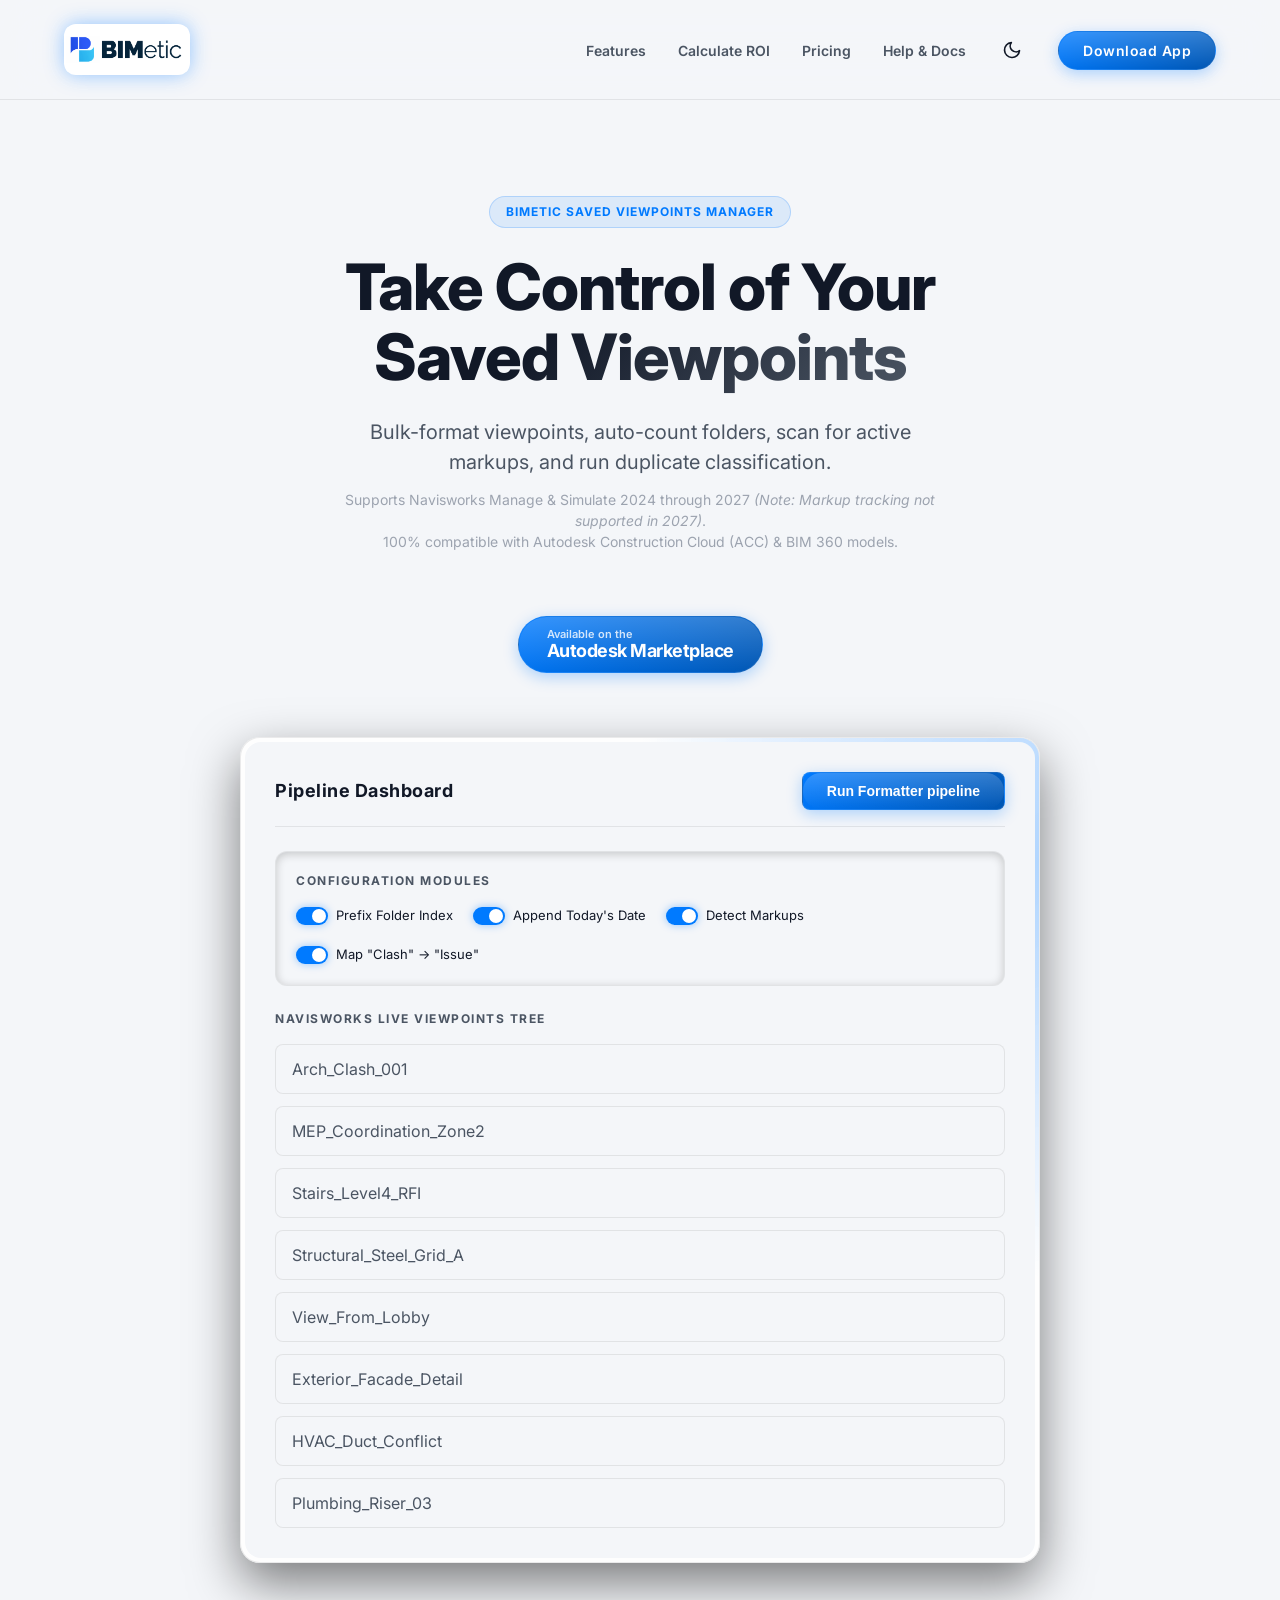
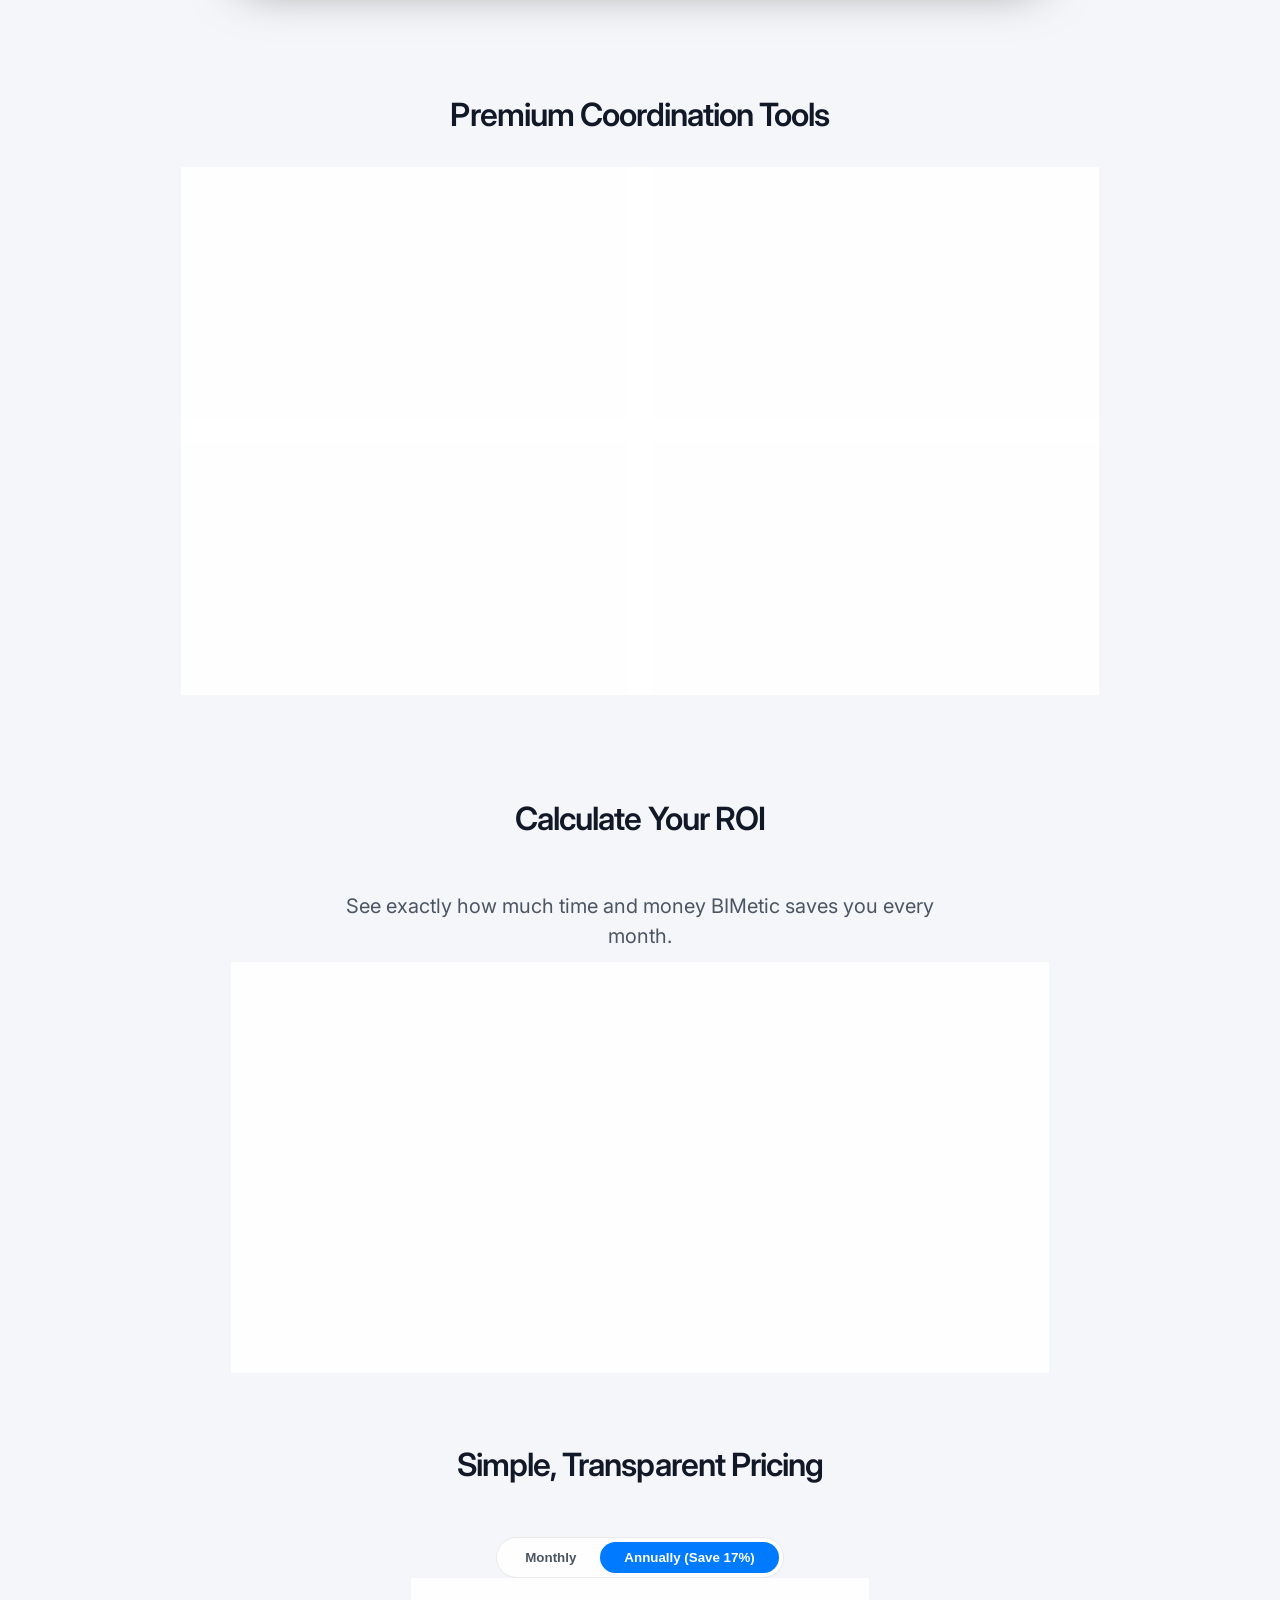
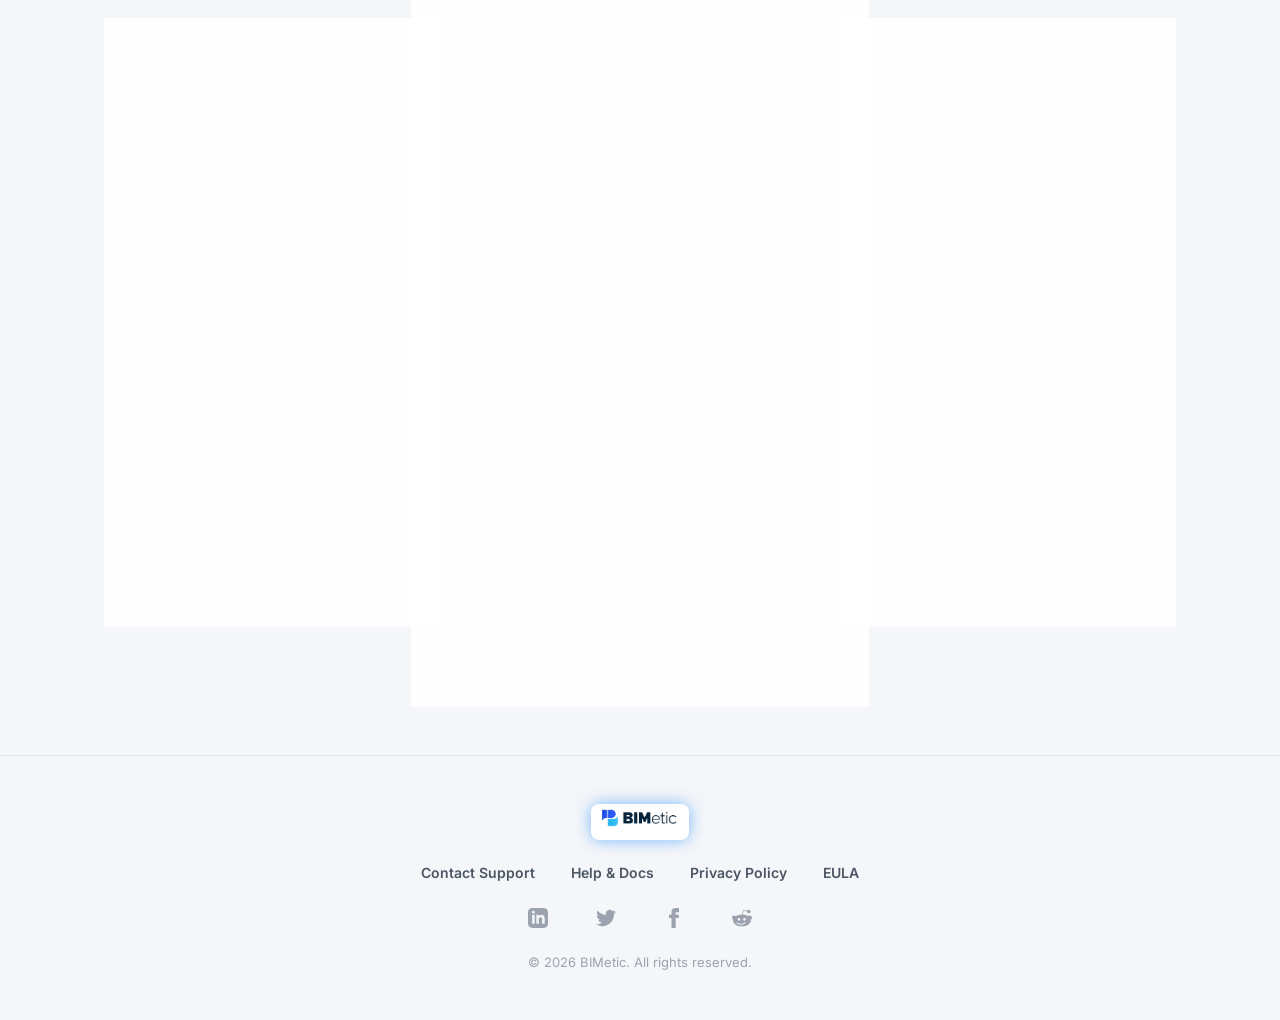
<file: index.html>
<!DOCTYPE html>
<html lang="en">
<head>
    <meta charset="UTF-8">
    <meta name="viewport" content="width=device-width, initial-scale=1.0">
    <title>BIMetic | Saved Viewpoints Manager</title>
    <link rel="icon" type="image/png" href="icon.png">
    
    <!-- Open Graph / Social SEO Meta Tags -->
    <meta property="og:title" content="BIMetic | Saved Viewpoints Manager for Navisworks">
    <meta property="og:description" content="Premium, high-performance plugin to bulk-format, auto-count, and intelligently classify duplicate viewpoints in massive Navisworks federated models.">
    <meta property="og:image" content="logo.png">
    <meta property="og:type" content="website">
    <meta name="twitter:card" content="summary_large_image">
    <meta name="twitter:title" content="BIMetic | Saved Viewpoints Manager">
    <meta name="twitter:description" content="Bring order to your federated models with our ultra-premium automation engine.">
    <meta name="twitter:image" content="logo.png">
    
    <!-- Privacy-Friendly Analytics (Plausible) -->
    <script defer data-domain="bimetic.com" src="https://plausible.io/js/script.js"></script>
    <script>window.plausible = window.plausible || function() { (window.plausible.q = window.plausible.q || []).push(arguments) }</script>

    <link rel="stylesheet" href="styles.css">
</head>
<body data-theme="light">
    <header class="navbar">
        <div class="logo">
            <img src="logo_full.png" alt="BIMetic Logo">
        </div>
        <button class="hamburger" id="hamburger-btn" aria-label="Toggle menu">
            <span></span>
            <span></span>
            <span></span>
        </button>
        <ul class="nav-links" id="nav-links">
            <li><a href="#features">Features</a></li>
            <li><a href="#roi">Calculate ROI</a></li>
            <li><a href="#pricing">Pricing</a></li>
            <li><a href="help.html">Help & Docs</a></li>
            <li><button id="theme-btn" style="background:transparent; border:none; color:var(--text-primary); cursor:pointer; padding: 4px; display: flex; align-items: center; justify-content: center;">
                <svg id="theme-icon" width="20" height="20" viewBox="0 0 24 24" fill="none" stroke="currentColor" stroke-width="2" stroke-linecap="round" stroke-linejoin="round">
                    <path d="M21 12.79A9 9 0 1 1 11.21 3 7 7 0 0 0 21 12.79z"></path>
                </svg>
            </button></li>
            <li><a href="https://apps.autodesk.com/" class="btn-nav" target="_blank">Download App</a></li>
        </ul>
    </header>

    <section class="hero">
        <div class="badge">BIMETIC SAVED VIEWPOINTS MANAGER</div>
        <h1>Take Control of Your <br><span class="highlight">Saved Viewpoints</span></h1>
        <p class="subtitle">
            Bulk-format viewpoints, auto-count folders, scan for active markups, and run duplicate classification.
            <span style="display: block; font-size: 14px; color: var(--text-muted); margin-top: 12px; font-weight: normal; line-height: 1.5;">Supports Navisworks Manage & Simulate 2024 through 2027 <em>(Note: Markup tracking not supported in 2027)</em>.<br>100% compatible with Autodesk Construction Cloud (ACC) &amp; BIM 360 models.</span>
        </p>
        <a href="https://apps.autodesk.com/" class="btn-hero" target="_blank">
            <div style="display:flex; flex-direction:column; text-align:left;">
                <span style="font-size:11px; opacity:0.8; line-height:1; margin-bottom: 2px;">Available on the</span>
                <span style="font-size:18px; font-weight:bold; letter-spacing:-0.5px; line-height:1;">Autodesk Marketplace</span>
            </div>
        </a>
    </section>

    <!-- Interactive Live Preview Component -->
    <div class="demo-container">
        <div class="demo-card">
            <div class="demo-inner" style="position: relative;">
                <div class="demo-header" style="border-bottom: 1px solid var(--border-color); padding-bottom: 16px; margin-bottom: 24px;">
                    <div style="display: flex; align-items: center; gap: 16px;">
                        <span style="font-weight: 700; color: var(--text-primary); font-size: 18px; letter-spacing: 0.5px;">Pipeline Dashboard</span>
                    </div>
                    <button class="btn-hero pulse-anim" id="btnRunDemo" style="margin-top: 0; padding: 10px 24px; font-size: 14px; font-weight: 700; border-radius: 8px;">Run Formatter pipeline</button>
                </div>
                
                <!-- Mock Plugin Configuration -->
                <div style="background: rgba(255,255,255,0.03); border: 1px solid var(--border-color); border-radius: 12px; padding: 20px; margin-bottom: 24px; box-shadow: inset 0 2px 10px rgba(0,0,0,0.2);">
                    <h4 style="font-size: 12px; color: var(--text-secondary); margin-bottom: 16px; text-transform: uppercase; letter-spacing: 1.5px; font-weight: 700;">Configuration Modules</h4>
                    <div style="display: flex; flex-wrap: wrap; gap: 20px;">
                        <label class="config-toggle">
                            <input type="checkbox" checked disabled> 
                            <span class="toggle-track"></span>
                            Prefix Folder Index
                        </label>
                        <label class="config-toggle">
                            <input type="checkbox" checked disabled> 
                            <span class="toggle-track"></span>
                            Append Today's Date
                        </label>
                        <label class="config-toggle">
                            <input type="checkbox" checked disabled> 
                            <span class="toggle-track"></span>
                            Detect Markups
                        </label>
                        <label class="config-toggle">
                            <input type="checkbox" checked disabled> 
                            <span class="toggle-track"></span>
                            Map "Clash" -> "Issue"
                        </label>
                    </div>
                </div>

                <h4 style="font-size: 12px; color: var(--text-secondary); margin-bottom: 16px; text-transform: uppercase; letter-spacing: 1.5px; font-weight: 700;">Navisworks Live Viewpoints Tree</h4>
                <div class="demo-live-preview" id="demo-preview-list">
                    <!-- JavaScript will populate this -->
                </div>
            </div>
        </div>
    </div>

    <!-- Markup Features Section -->
    <section id="features" class="features-section">
        <h2 class="section-title animate-on-scroll">Premium Coordination Tools</h2>
        <div class="features-grid">
            <div class="feature-card animate-on-scroll">
                <div class="feature-icon">
                    <svg width="24" height="24" viewBox="0 0 24 24" fill="none" stroke="currentColor" stroke-width="2"><path d="M4 6h16M4 12h16M4 18h7"/></svg>
                </div>
                <h3>Standard Formatting</h3>
                <p>Instantly format and auto-number all selected viewpoints in your Navisworks model with precise date and folder context.</p>
            </div>
            <div class="feature-card animate-on-scroll">
                <div class="feature-icon">
                    <svg width="24" height="24" viewBox="0 0 24 24" fill="none" stroke="currentColor" stroke-width="2"><circle cx="12" cy="12" r="10"/><path d="M12 8v4l3 3"/></svg>
                </div>
                <h3>Data Sanitizer</h3>
                <p>Clean up messy viewpoint names using our powerful Character Mapping Matrix to execute targeted bulk find-and-replace rules.</p>
            </div>
            <div class="feature-card animate-on-scroll">
                <div class="feature-icon">
                    <svg width="24" height="24" viewBox="0 0 24 24" fill="none" stroke="currentColor" stroke-width="2"><path d="M21 21l-6-6m2-5a7 7 0 11-14 0 7 7 0 0114 0z"/></svg>
                </div>
                <h3>Duplicates Detector</h3>
                <p>Automatically scan entire folder trees to identify duplicate viewpoints based on identical 3D camera coordinates and vectors.</p>
            </div>
            <div class="feature-card animate-on-scroll">
                <div class="feature-icon">
                    <svg width="24" height="24" viewBox="0 0 24 24" fill="none" stroke="currentColor" stroke-width="2"><path d="M12 20h9M16.5 3.5a2.121 2.121 0 013 3L7 19l-4 1 1-4L16.5 3.5z"/></svg>
                </div>
                <h3>Markup Tracker</h3>
                <p>Intelligently scan your view tree to flag any viewpoints containing active redlines or saved annotations.</p>
            </div>
        </div>
    </section>

    <!-- ROI Calculator Section -->
    <section id="roi" class="roi-section">
        <h2 class="section-title animate-on-scroll">Calculate Your ROI</h2>
        <p class="subtitle animate-on-scroll" style="margin-bottom: 30px; text-align: center;">See exactly how much time and money BIMetic saves you every month.</p>
        
        <div class="roi-container animate-on-scroll">
            <div class="roi-sliders">
                <div class="slider-group">
                    <label for="roi-viewpoints">Viewpoints Processed per Month: <span id="roi-viewpoints-val" class="highlight-text">500</span></label>
                    <input type="range" id="roi-viewpoints" min="50" max="5000" step="50" value="500">
                </div>
                <div class="slider-group">
                    <label for="roi-rate">Your Hourly Billing Rate: $<span id="roi-rate-val" class="highlight-text">75</span>/hr</label>
                    <input type="range" id="roi-rate" min="20" max="250" step="5" value="75">
                </div>
            </div>
            <div class="roi-results">
                <div class="roi-stat">
                    <h4>Time Saved</h4>
                    <div class="roi-number" id="roi-time" style="font-size: 28px; font-weight: bold; margin: 10px 0;">0.7 hrs</div>
                </div>
                <div class="roi-stat">
                    <h4>Money Saved</h4>
                    <div class="roi-number highlight" id="roi-money" style="font-size: 36px; font-weight: bold; margin: 10px 0;">$46</div>
                    <div class="roi-disclaimer" style="font-size: 12px; color: var(--text-muted);">After $9.99/mo subscription</div>
                </div>
            </div>
        </div>
    </section>

    <!-- Comprehensive Pricing Section -->
    <section id="pricing" class="pricing-section">
        <h2 class="section-title animate-on-scroll">Simple, Transparent Pricing</h2>
        
        <div class="pricing-toggle animate-on-scroll">
            <div class="toggle-bg">
                <button class="toggle-btn" id="btn-monthly">Monthly</button>
                <button class="toggle-btn active" id="btn-annual">Annually (Save 17%)</button>
            </div>
        </div>

        <div class="pricing-grid">
            <!-- Free Trial Card -->
            <div class="pricing-card animate-on-scroll">
                <div class="pricing-tier">Free Trial</div>
                <div class="pricing-price" id="price-starter">30 Days<span style="font-size:16px;"> free</span></div>
                <p class="pricing-desc">Full access to every feature — no credit card required to start.</p>
                
                <ul class="pricing-features">
                    <li>30-Day Free Trial</li>
                    <li>All Features Included</li>
                    <li>No Credit Card Required</li>
                </ul>
                <a href="https://apps.autodesk.com/" class="btn-price btn-price-outline" target="_blank" onclick="plausible('Starter Tier Click')" style="text-align: center; display: block; text-decoration: none;">Start Free Trial</a>
            </div>

            <!-- Pro Tier (Popular) -->
            <div class="pricing-card popular animate-on-scroll">
                <div class="popular-badge">MOST POPULAR</div>
                <div class="pricing-tier">Professional</div>
                <div class="pricing-price" id="price-pro">$8.25<span>/mo</span></div>
                <p class="pricing-desc">Everything you need for serious BIM coordination.</p>
                
                <ul class="pricing-features">
                    <li>All Features — Formatter, Sanitizer, Live Preview</li>
                    <li>Duplicate Viewpoint Detector</li>
                    <li>Snapshot Backup & One-Click Restore</li>
                    <li>Markup / Redline Tracker</li>
                    <li>Email Support</li>
                </ul>
                <a href="https://apps.autodesk.com/" class="btn-price btn-price-primary" target="_blank" onclick="plausible('Professional Tier Click')" style="text-align: center; display: block; text-decoration: none;">Get Professional</a>
            </div>

            <!-- Enterprise Tier -->
            <div class="pricing-card animate-on-scroll">
                <div class="pricing-tier">Enterprise</div>
                <div class="pricing-price" style="font-size: 32px;">Multi-Seat</div>
                <p class="pricing-desc">Select your seat quantity during checkout on the Autodesk Marketplace.</p>
                
                <ul class="pricing-features">
                    <li>Select any Quantity at Checkout</li>
                    <li>Centralized Seat Assignment</li>
                    <li>MSI Silent Installer</li>
                    <li>Contact us for 50+ Seat Promo Codes!</li>
                </ul>
                <a href="https://apps.autodesk.com/" class="btn-price btn-price-outline" target="_blank" onclick="plausible('Enterprise Tier Click')" style="text-align: center; display: block; text-decoration: none;">Buy on Marketplace</a>
            </div>
        </div>
    </section>

    <footer class="footer">
        <div class="logo-preview" style="display: inline-flex; margin-bottom: 20px;">
            <img src="logo_full.png" alt="BIMetic Logo">
        </div>
        <div>
            <a href="contact.html">Contact Support</a>
            <a href="help.html">Help & Docs</a>
            <a href="privacy.html">Privacy Policy</a>
            <a href="eula.html">EULA</a>
        </div>
        <div class="social-links" style="margin-top: 24px; display: flex; gap: 16px; justify-content: center; align-items: center;">
            <a href="https://linkedin.com/company/bimetic" target="_blank" aria-label="LinkedIn" style="color: var(--text-muted); transition: color 0.2s;" onmouseover="this.style.color='var(--text-primary)'" onmouseout="this.style.color='var(--text-muted)'"><svg width="20" height="20" viewBox="0 0 24 24" fill="currentColor"><path d="M19 0h-14c-2.761 0-5 2.239-5 5v14c0 2.761 2.239 5 5 5h14c2.762 0 5-2.239 5-5v-14c0-2.761-2.238-5-5-5zm-11 19h-3v-11h3v11zm-1.5-12.268c-.966 0-1.75-.79-1.75-1.764s.784-1.764 1.75-1.764 1.75.79 1.75 1.764-.783 1.764-1.75 1.764zm13.5 12.268h-3v-5.604c0-3.368-4-3.113-4 0v5.604h-3v-11h3v1.765c1.396-2.586 7-2.777 7 2.476v6.759z"/></svg></a>
            <a href="https://twitter.com/bimetic" target="_blank" aria-label="Twitter" style="color: var(--text-muted); transition: color 0.2s;" onmouseover="this.style.color='var(--text-primary)'" onmouseout="this.style.color='var(--text-muted)'"><svg width="20" height="20" viewBox="0 0 24 24" fill="currentColor"><path d="M24 4.557c-.883.392-1.832.656-2.828.775 1.017-.609 1.798-1.574 2.165-2.724-.951.564-2.005.974-3.127 1.195-.897-.957-2.178-1.555-3.594-1.555-3.179 0-5.515 2.966-4.797 6.045-4.091-.205-7.719-2.165-10.148-5.144-1.29 2.213-.669 5.108 1.523 6.574-.806-.026-1.566-.247-2.229-.616-.054 2.281 1.581 4.415 3.949 4.89-.693.188-1.452.232-2.224.084.626 1.956 2.444 3.379 4.6 3.419-2.07 1.623-4.678 2.348-7.29 2.04 2.179 1.397 4.768 2.212 7.548 2.212 9.142 0 14.307-7.721 13.995-14.646.962-.695 1.797-1.562 2.457-2.549z"/></svg></a>
            <a href="https://facebook.com/bimetic" target="_blank" aria-label="Facebook" style="color: var(--text-muted); transition: color 0.2s;" onmouseover="this.style.color='var(--text-primary)'" onmouseout="this.style.color='var(--text-muted)'"><svg width="20" height="20" viewBox="0 0 24 24" fill="currentColor"><path d="M9 8h-3v4h3v12h5v-12h3.642l.358-4h-4v-1.667c0-.955.192-1.333 1.115-1.333h2.885v-5h-3.808c-3.596 0-5.192 1.583-5.192 4.615v3.385z"/></svg></a>
            <a href="https://reddit.com/r/bimetic" target="_blank" aria-label="Reddit" style="color: var(--text-muted); transition: color 0.2s;" onmouseover="this.style.color='var(--text-primary)'" onmouseout="this.style.color='var(--text-muted)'"><svg width="20" height="20" viewBox="0 0 24 24" fill="currentColor"><path d="M24 11.779c0-1.459-1.192-2.645-2.657-2.645-.715 0-1.363.286-1.84.746-1.81-1.191-4.259-1.949-6.971-2.046l1.483-4.669 4.016.941-.006.058c0 1.193.975 2.163 2.174 2.163 1.198 0 2.172-.97 2.172-2.163s-.975-2.164-2.172-2.164c-.92 0-1.704.574-2.021 1.379l-4.329-1.015c-.189-.046-.381.063-.44.249l-1.654 5.207c-2.838.034-5.409.798-7.3 2.025-.474-.438-1.103-.712-1.799-.712-1.465 0-2.656 1.187-2.656 2.646 0 .97.533 1.811 1.317 2.271-.052.282-.086.567-.086.857 0 3.911 4.808 7.093 10.719 7.093s10.72-3.182 10.72-7.093c0-.274-.029-.544-.075-.81.832-.447 1.405-1.312 1.405-2.318zm-17.224 1.816c0-.868.71-1.575 1.582-1.575.872 0 1.581.707 1.581 1.575s-.709 1.574-1.581 1.574-1.582-.706-1.582-1.574zm9.061 4.669c-1.797 1.797-5.008 1.831-5.042 1.831-.033 0-3.243-.034-5.04-1.831-.245-.245-.245-.643 0-.888.245-.245.643-.245.888 0 1.258 1.257 3.398 1.464 4.152 1.464.755 0 2.894-.207 4.152-1.464.245-.245.643-.245.888 0 .245.245.245.643 0 .888zm-.875-3.095c-.872 0-1.581-.706-1.581-1.574 0-.868.709-1.575 1.581-1.575s1.581.707 1.581 1.575c0 .868-.709 1.574-1.581 1.574z"/></svg></a>
        </div>
        <p style="font-size: 13px; color: var(--text-muted); margin-top: 20px;">&copy; 2026 BIMetic. All rights reserved.</p>
    </footer>

    <script src="script.js"></script>
</body>
</html>
</file>
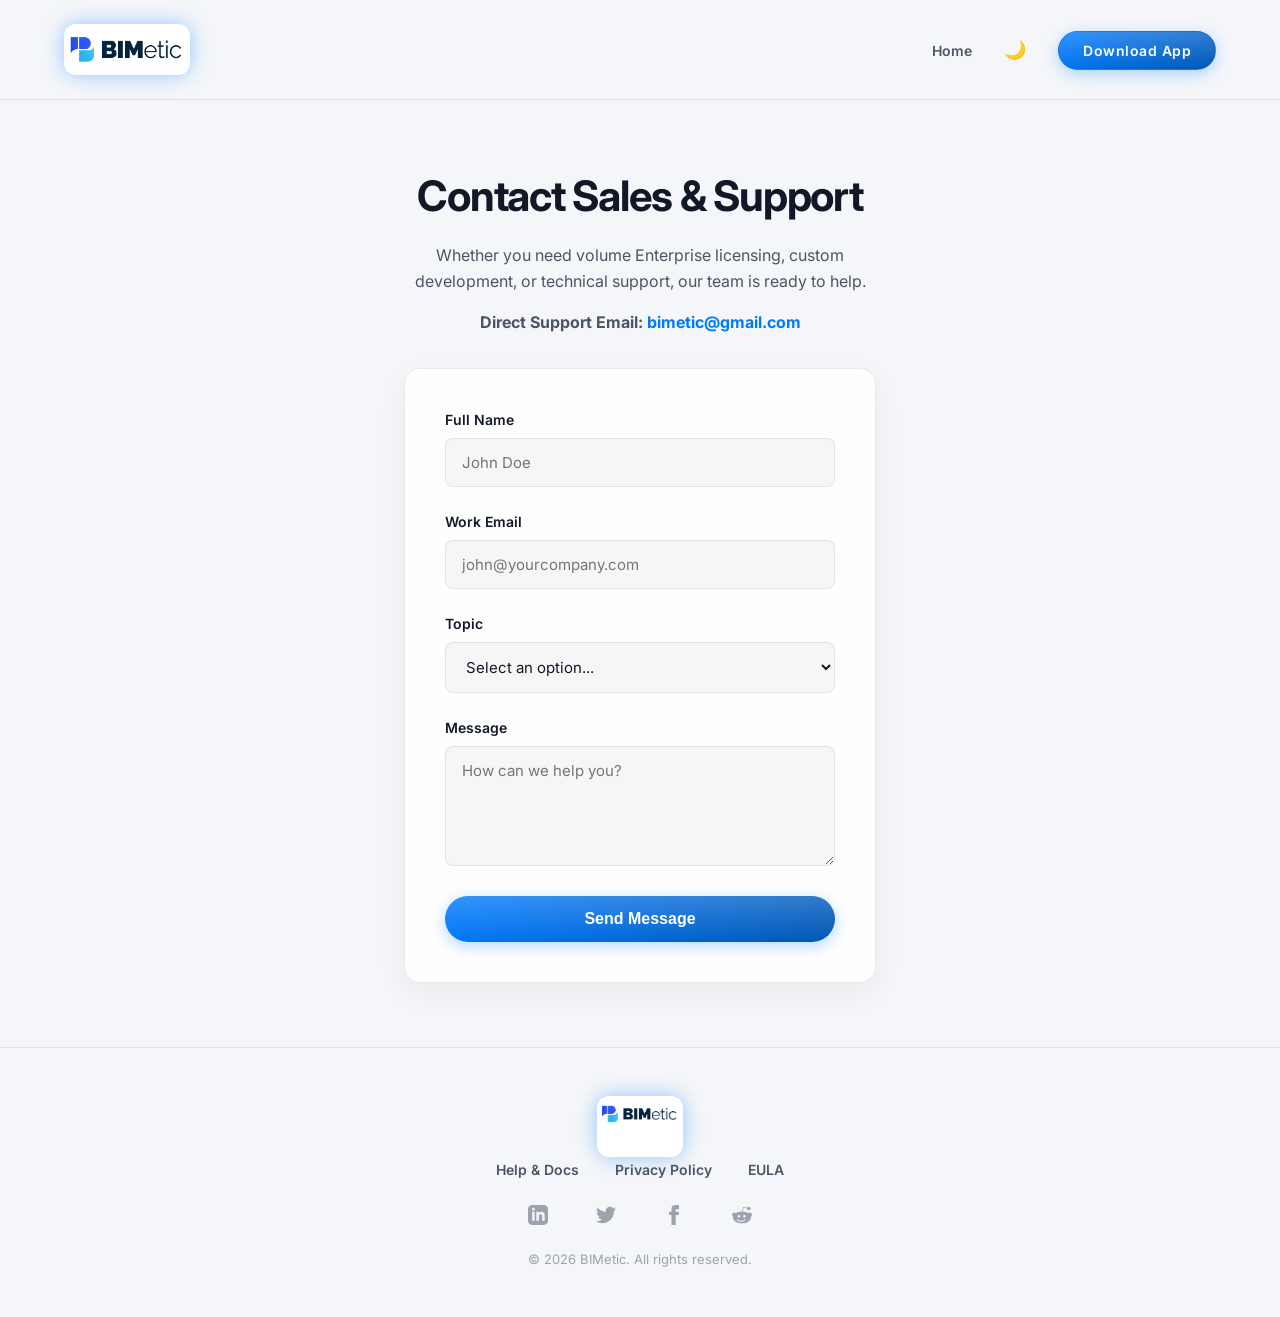
<file: contact.html>
<!DOCTYPE html>
<html lang="en">
<head>
    <meta charset="UTF-8">
    <meta name="viewport" content="width=device-width, initial-scale=1.0">
    <title>BIMetic | Contact Us</title>
    <link rel="icon" type="image/png" href="icon.png">
    <!-- Open Graph / Social SEO Meta Tags -->
    <meta property="og:title" content="BIMetic | Contact Us">
    <meta property="og:description" content="Contact the BIMetic team for enterprise volume licensing or technical support.">
    <meta property="og:image" content="logo.png">
    <meta property="og:type" content="website">
    <meta name="twitter:card" content="summary">
    
    <!-- Privacy-Friendly Analytics (Plausible) -->
    <script defer data-domain="bimetic.com" src="https://plausible.io/js/script.js"></script>

    <link rel="stylesheet" href="styles.css">
    <style>
        .doc-container {
            max-width: 600px; /* Thinner for the contact form */
            margin: 0 auto;
            padding: 4rem 5%;
            text-align: center;
        }
        .doc-container h1 {
            font-size: 42px;
            margin-bottom: 1rem;
            color: var(--text-primary);
        }
        .doc-container p {
            color: var(--text-secondary);
            font-size: 16px;
            margin-bottom: 1rem;
            line-height: 1.6;
        }
    </style>
</head>
<body data-theme="light">
    <header class="navbar">
        <div class="logo">
            <a href="index.html"><img src="logo_full.png" alt="BIMetic Logo"></a>
        </div>
        <ul class="nav-links">
            <li><a href="index.html">Home</a></li>
            <li><button id="theme-btn" style="background:transparent; border:none; color:var(--text-primary); cursor:pointer; font-size:18px;">🌙</button></li>
            <li><a href="https://apps.autodesk.com/" class="btn-nav" target="_blank">Download App</a></li>
        </ul>
    </header>

    <main class="doc-container">
        <h1>Contact Sales & Support</h1>
        <p>Whether you need volume Enterprise licensing, custom development, or technical support, our team is ready to help.</p>
        <p style="margin-bottom: 2rem;"><strong>Direct Support Email:</strong> <a href="mailto:bimetic@gmail.com" style="color: var(--primary-blue); text-decoration: none; font-weight: bold;">bimetic@gmail.com</a></p>
        
        <form action="https://formsubmit.co/432db6a127d83f4c732cf64e13d89a62" method="POST" class="contact-form" id="contactForm">
            <!-- Anti-spam honeypot -->
            <input type="text" name="_honey" style="display:none">
            <!-- Disable captcha for a smoother experience -->
            <input type="hidden" name="_captcha" value="false">
            <!-- Email subject format -->
            <input type="hidden" name="_subject" value="New BIMetic Website Inquiry!">

            <div class="form-group">
                <label for="name">Full Name</label>
                <input type="text" id="name" name="name" class="form-control" required placeholder="John Doe">
            </div>
            
            <div class="form-group">
                <label for="email">Work Email</label>
                <input type="email" id="email" name="email" class="form-control" required placeholder="john@yourcompany.com">
            </div>

            <div class="form-group">
                <label for="topic">Topic</label>
                <select id="topic" name="topic" class="form-control" required>
                    <option value="" disabled selected>Select an option...</option>
                    <option value="Enterprise Sales">Enterprise Sales (Volume Seat Packs)</option>
                    <option value="Technical Support">Technical Support & Bug Reports</option>
                    <option value="Feature Request">Feature Request</option>
                    <option value="Other">Other</option>
                </select>
            </div>
            
            <div class="form-group">
                <label for="message">Message</label>
                <textarea id="message" name="message" class="form-control" required placeholder="How can we help you?"></textarea>
            </div>
            
            <button type="submit" class="btn-price btn-price-primary">Send Message</button>

            <p id="successMessage" style="display: none; color: #10b981; margin-top: 15px; font-weight: bold;">
                Message sent successfully! We will get back to you soon.
            </p>
        </form>
    </main>

    <script>
        // Check if the URL has ?success=true from FormSubmit redirect
        if (window.location.search.includes('success=true')) {
            document.getElementById('successMessage').style.display = 'block';
            // Clean up the URL
            window.history.replaceState({}, document.title, window.location.pathname);
        }
    </script>

    <footer class="footer">
        <div class="logo">
            <img src="logo_full.png" alt="BIMetic Logo">
        </div>
        <div>
            <a href="help.html">Help & Docs</a>
            <a href="privacy.html">Privacy Policy</a>
            <a href="eula.html">EULA</a>
        </div>
                <div class="social-links" style="margin-top: 24px; display: flex; gap: 16px; justify-content: center; align-items: center;">
            <a href="https://linkedin.com/company/bimetic" target="_blank" aria-label="LinkedIn" style="color: var(--text-muted); transition: color 0.2s;" onmouseover="this.style.color='var(--text-primary)'" onmouseout="this.style.color='var(--text-muted)'"><svg width="20" height="20" viewBox="0 0 24 24" fill="currentColor"><path d="M19 0h-14c-2.761 0-5 2.239-5 5v14c0 2.761 2.239 5 5 5h14c2.762 0 5-2.239 5-5v-14c0-2.761-2.238-5-5-5zm-11 19h-3v-11h3v11zm-1.5-12.268c-.966 0-1.75-.79-1.75-1.764s.784-1.764 1.75-1.764 1.75.79 1.75 1.764-.783 1.764-1.75 1.764zm13.5 12.268h-3v-5.604c0-3.368-4-3.113-4 0v5.604h-3v-11h3v1.765c1.396-2.586 7-2.777 7 2.476v6.759z"/></svg></a>
            <a href="https://twitter.com/bimetic" target="_blank" aria-label="Twitter" style="color: var(--text-muted); transition: color 0.2s;" onmouseover="this.style.color='var(--text-primary)'" onmouseout="this.style.color='var(--text-muted)'"><svg width="20" height="20" viewBox="0 0 24 24" fill="currentColor"><path d="M24 4.557c-.883.392-1.832.656-2.828.775 1.017-.609 1.798-1.574 2.165-2.724-.951.564-2.005.974-3.127 1.195-.897-.957-2.178-1.555-3.594-1.555-3.179 0-5.515 2.966-4.797 6.045-4.091-.205-7.719-2.165-10.148-5.144-1.29 2.213-.669 5.108 1.523 6.574-.806-.026-1.566-.247-2.229-.616-.054 2.281 1.581 4.415 3.949 4.89-.693.188-1.452.232-2.224.084.626 1.956 2.444 3.379 4.6 3.419-2.07 1.623-4.678 2.348-7.29 2.04 2.179 1.397 4.768 2.212 7.548 2.212 9.142 0 14.307-7.721 13.995-14.646.962-.695 1.797-1.562 2.457-2.549z"/></svg></a>
            <a href="https://facebook.com/bimetic" target="_blank" aria-label="Facebook" style="color: var(--text-muted); transition: color 0.2s;" onmouseover="this.style.color='var(--text-primary)'" onmouseout="this.style.color='var(--text-muted)'"><svg width="20" height="20" viewBox="0 0 24 24" fill="currentColor"><path d="M9 8h-3v4h3v12h5v-12h3.642l.358-4h-4v-1.667c0-.955.192-1.333 1.115-1.333h2.885v-5h-3.808c-3.596 0-5.192 1.583-5.192 4.615v3.385z"/></svg></a>
            <a href="https://reddit.com/r/bimetic" target="_blank" aria-label="Reddit" style="color: var(--text-muted); transition: color 0.2s;" onmouseover="this.style.color='var(--text-primary)'" onmouseout="this.style.color='var(--text-muted)'"><svg width="20" height="20" viewBox="0 0 24 24" fill="currentColor"><path d="M24 11.779c0-1.459-1.192-2.645-2.657-2.645-.715 0-1.363.286-1.84.746-1.81-1.191-4.259-1.949-6.971-2.046l1.483-4.669 4.016.941-.006.058c0 1.193.975 2.163 2.174 2.163 1.198 0 2.172-.97 2.172-2.163s-.975-2.164-2.172-2.164c-.92 0-1.704.574-2.021 1.379l-4.329-1.015c-.189-.046-.381.063-.44.249l-1.654 5.207c-2.838.034-5.409.798-7.3 2.025-.474-.438-1.103-.712-1.799-.712-1.465 0-2.656 1.187-2.656 2.646 0 .97.533 1.811 1.317 2.271-.052.282-.086.567-.086.857 0 3.911 4.808 7.093 10.719 7.093s10.72-3.182 10.72-7.093c0-.274-.029-.544-.075-.81.832-.447 1.405-1.312 1.405-2.318zm-17.224 1.816c0-.868.71-1.575 1.582-1.575.872 0 1.581.707 1.581 1.575s-.709 1.574-1.581 1.574-1.582-.706-1.582-1.574zm9.061 4.669c-1.797 1.797-5.008 1.831-5.042 1.831-.033 0-3.243-.034-5.04-1.831-.245-.245-.245-.643 0-.888.245-.245.643-.245.888 0 1.258 1.257 3.398 1.464 4.152 1.464.755 0 2.894-.207 4.152-1.464.245-.245.643-.245.888 0 .245.245.245.643 0 .888zm-.875-3.095c-.872 0-1.581-.706-1.581-1.574 0-.868.709-1.575 1.581-1.575s1.581.707 1.581 1.575c0 .868-.709 1.574-1.581 1.574z"/></svg></a>
        </div>
        <p style="font-size: 13px; color: var(--text-muted); margin-top: 20px;">&copy; 2026 BIMetic. All rights reserved.</p>
    </footer>
    </footer>

    <script src="script.js"></script>
</body>
</html>
</file>
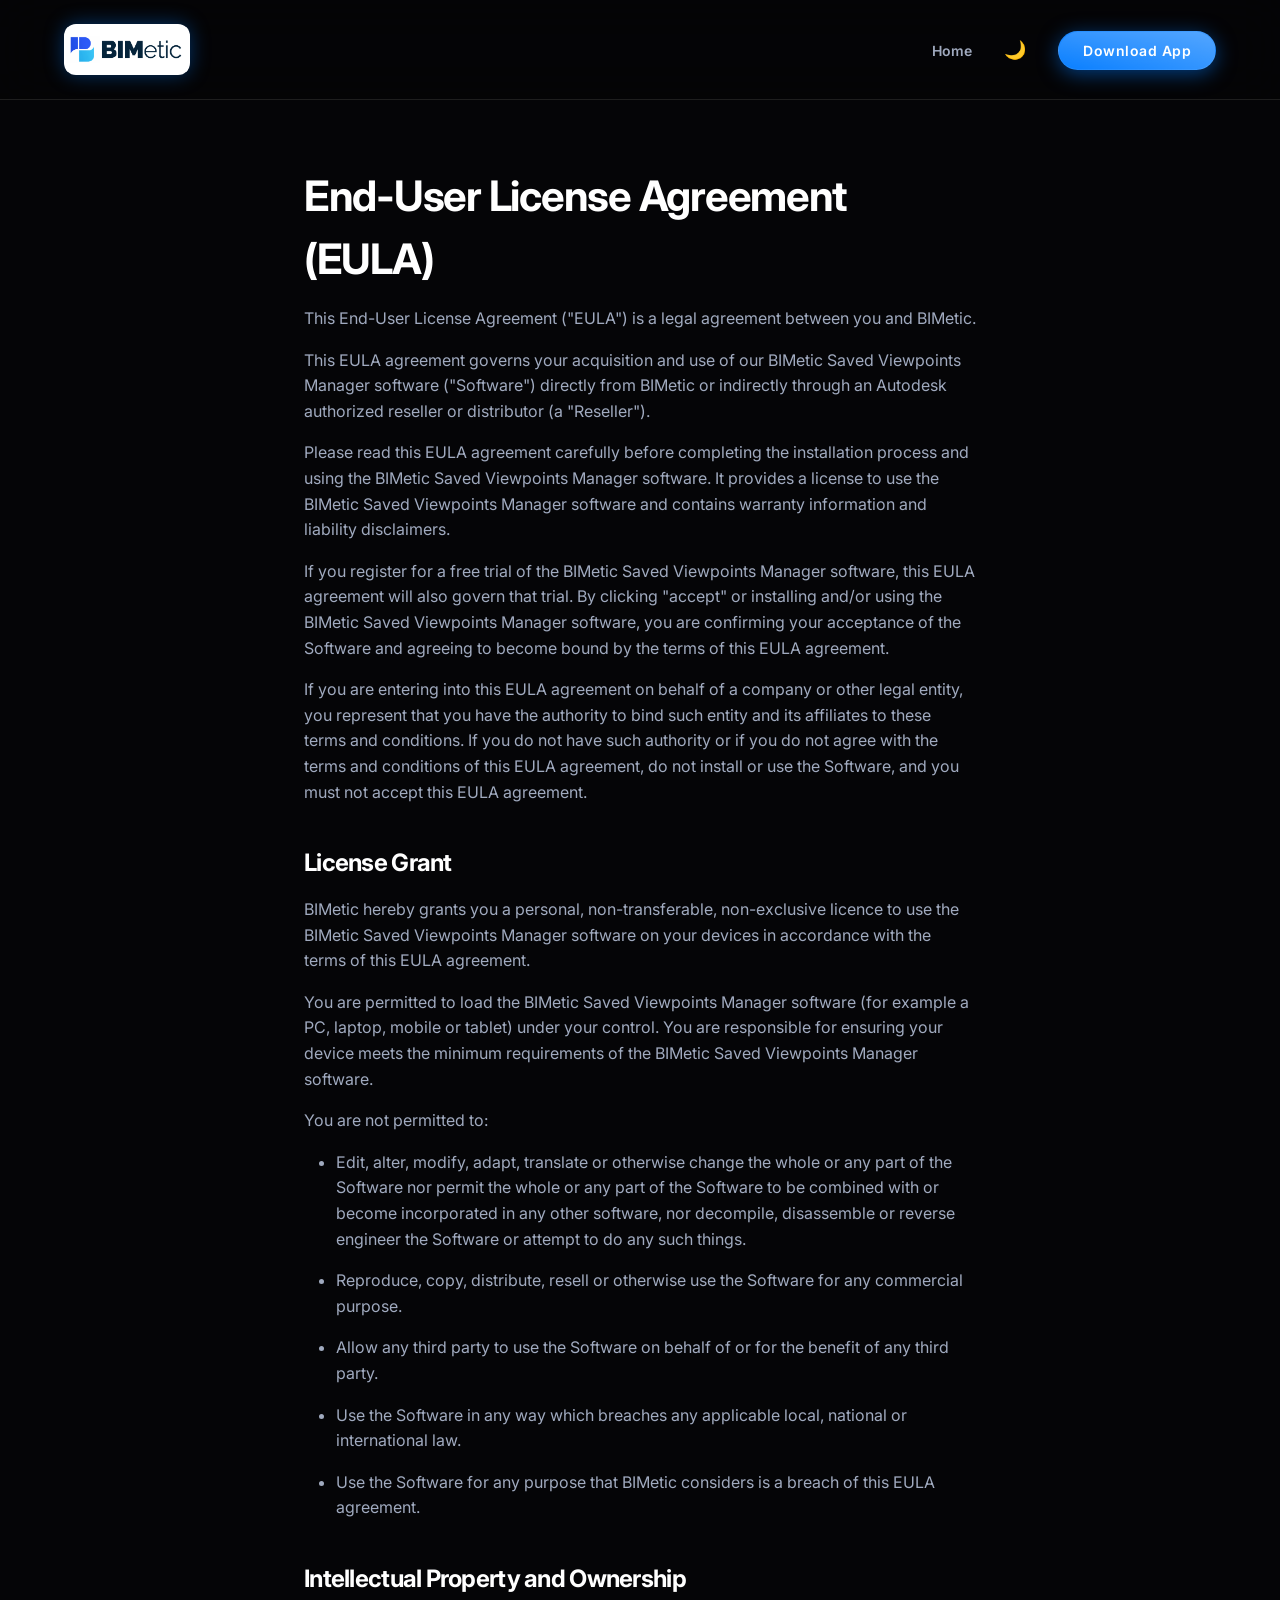
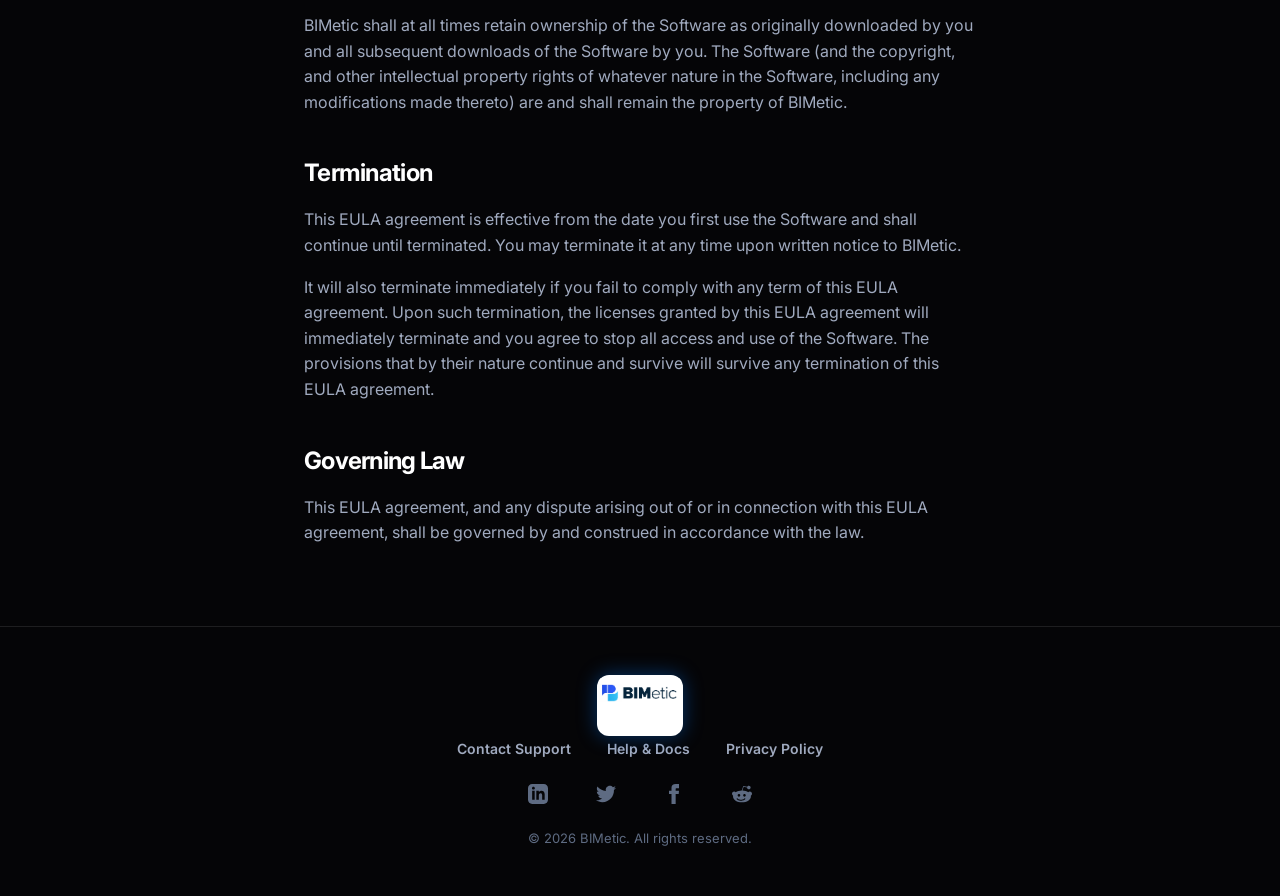
<file: eula.html>
<!DOCTYPE html>
<html lang="en">
<head>
    <meta charset="UTF-8">
    <meta name="viewport" content="width=device-width, initial-scale=1.0">
    <title>BIMetic | EULA</title>
    <link rel="icon" type="image/png" href="icon.png">
    
    <!-- Open Graph / Social SEO Meta Tags -->
    <meta property="og:title" content="BIMetic | End User License Agreement">
    <meta property="og:description" content="End User License Agreement for the BIMetic Saved Viewpoints Manager.">
    <meta property="og:image" content="logo.png">
    <meta property="og:type" content="website">
    <meta name="twitter:card" content="summary">
    
    <!-- Privacy-Friendly Analytics (Plausible) -->
    <script defer data-domain="bimetic.com" src="https://plausible.io/js/script.js"></script>

    <link rel="stylesheet" href="styles.css">
    <style>
        .doc-container {
            max-width: 800px;
            margin: 0 auto;
            padding: 4rem 5%;
        }
        .doc-container h1 {
            font-size: 42px;
            margin-bottom: 1rem;
            color: var(--text-primary);
        }
        .doc-container h2 {
            font-size: 24px;
            margin-top: 2.5rem;
            margin-bottom: 1rem;
            color: var(--text-primary);
        }
        .doc-container p, .doc-container li {
            color: var(--text-secondary);
            font-size: 16px;
            margin-bottom: 1rem;
            line-height: 1.6;
        }
        .doc-container ul {
            margin-left: 2rem;
            margin-bottom: 1.5rem;
        }
    </style>
</head>
<body data-theme="dark">
    <header class="navbar">
        <div class="logo">
            <a href="index.html"><img src="logo_full.png" alt="BIMetic Logo"></a>
        </div>
        <ul class="nav-links">
            <li><a href="index.html">Home</a></li>
            <li><button id="theme-btn" style="background:transparent; border:none; color:var(--text-primary); cursor:pointer; font-size:18px;">🌙</button></li>
            <li><a href="https://apps.autodesk.com/" class="btn-nav" target="_blank">Download App</a></li>
        </ul>
    </header>

    <main class="doc-container">
        <h1>End-User License Agreement (EULA)</h1>
        <p>This End-User License Agreement ("EULA") is a legal agreement between you and BIMetic.</p>
        <p>This EULA agreement governs your acquisition and use of our BIMetic Saved Viewpoints Manager software ("Software") directly from BIMetic or indirectly through an Autodesk authorized reseller or distributor (a "Reseller").</p>
        <p>Please read this EULA agreement carefully before completing the installation process and using the BIMetic Saved Viewpoints Manager software. It provides a license to use the BIMetic Saved Viewpoints Manager software and contains warranty information and liability disclaimers.</p>
        <p>If you register for a free trial of the BIMetic Saved Viewpoints Manager software, this EULA agreement will also govern that trial. By clicking "accept" or installing and/or using the BIMetic Saved Viewpoints Manager software, you are confirming your acceptance of the Software and agreeing to become bound by the terms of this EULA agreement.</p>
        <p>If you are entering into this EULA agreement on behalf of a company or other legal entity, you represent that you have the authority to bind such entity and its affiliates to these terms and conditions. If you do not have such authority or if you do not agree with the terms and conditions of this EULA agreement, do not install or use the Software, and you must not accept this EULA agreement.</p>
        
        <h2>License Grant</h2>
        <p>BIMetic hereby grants you a personal, non-transferable, non-exclusive licence to use the BIMetic Saved Viewpoints Manager software on your devices in accordance with the terms of this EULA agreement.</p>
        <p>You are permitted to load the BIMetic Saved Viewpoints Manager software (for example a PC, laptop, mobile or tablet) under your control. You are responsible for ensuring your device meets the minimum requirements of the BIMetic Saved Viewpoints Manager software.</p>
        <p>You are not permitted to:</p>
        <ul>
            <li>Edit, alter, modify, adapt, translate or otherwise change the whole or any part of the Software nor permit the whole or any part of the Software to be combined with or become incorporated in any other software, nor decompile, disassemble or reverse engineer the Software or attempt to do any such things.</li>
            <li>Reproduce, copy, distribute, resell or otherwise use the Software for any commercial purpose.</li>
            <li>Allow any third party to use the Software on behalf of or for the benefit of any third party.</li>
            <li>Use the Software in any way which breaches any applicable local, national or international law.</li>
            <li>Use the Software for any purpose that BIMetic considers is a breach of this EULA agreement.</li>
        </ul>

        <h2>Intellectual Property and Ownership</h2>
        <p>BIMetic shall at all times retain ownership of the Software as originally downloaded by you and all subsequent downloads of the Software by you. The Software (and the copyright, and other intellectual property rights of whatever nature in the Software, including any modifications made thereto) are and shall remain the property of BIMetic.</p>

        <h2>Termination</h2>
        <p>This EULA agreement is effective from the date you first use the Software and shall continue until terminated. You may terminate it at any time upon written notice to BIMetic.</p>
        <p>It will also terminate immediately if you fail to comply with any term of this EULA agreement. Upon such termination, the licenses granted by this EULA agreement will immediately terminate and you agree to stop all access and use of the Software. The provisions that by their nature continue and survive will survive any termination of this EULA agreement.</p>

        <h2>Governing Law</h2>
        <p>This EULA agreement, and any dispute arising out of or in connection with this EULA agreement, shall be governed by and construed in accordance with the law.</p>

    </main>

    <footer class="footer">
        <div class="logo">
            <img src="logo_full.png" alt="BIMetic Logo">
        </div>
        <div>
            <a href="contact.html">Contact Support</a>
            <a href="help.html">Help & Docs</a>
            <a href="privacy.html">Privacy Policy</a>
        </div>
                <div class="social-links" style="margin-top: 24px; display: flex; gap: 16px; justify-content: center; align-items: center;">
            <a href="https://linkedin.com/company/bimetic" target="_blank" aria-label="LinkedIn" style="color: var(--text-muted); transition: color 0.2s;" onmouseover="this.style.color='var(--text-primary)'" onmouseout="this.style.color='var(--text-muted)'"><svg width="20" height="20" viewBox="0 0 24 24" fill="currentColor"><path d="M19 0h-14c-2.761 0-5 2.239-5 5v14c0 2.761 2.239 5 5 5h14c2.762 0 5-2.239 5-5v-14c0-2.761-2.238-5-5-5zm-11 19h-3v-11h3v11zm-1.5-12.268c-.966 0-1.75-.79-1.75-1.764s.784-1.764 1.75-1.764 1.75.79 1.75 1.764-.783 1.764-1.75 1.764zm13.5 12.268h-3v-5.604c0-3.368-4-3.113-4 0v5.604h-3v-11h3v1.765c1.396-2.586 7-2.777 7 2.476v6.759z"/></svg></a>
            <a href="https://twitter.com/bimetic" target="_blank" aria-label="Twitter" style="color: var(--text-muted); transition: color 0.2s;" onmouseover="this.style.color='var(--text-primary)'" onmouseout="this.style.color='var(--text-muted)'"><svg width="20" height="20" viewBox="0 0 24 24" fill="currentColor"><path d="M24 4.557c-.883.392-1.832.656-2.828.775 1.017-.609 1.798-1.574 2.165-2.724-.951.564-2.005.974-3.127 1.195-.897-.957-2.178-1.555-3.594-1.555-3.179 0-5.515 2.966-4.797 6.045-4.091-.205-7.719-2.165-10.148-5.144-1.29 2.213-.669 5.108 1.523 6.574-.806-.026-1.566-.247-2.229-.616-.054 2.281 1.581 4.415 3.949 4.89-.693.188-1.452.232-2.224.084.626 1.956 2.444 3.379 4.6 3.419-2.07 1.623-4.678 2.348-7.29 2.04 2.179 1.397 4.768 2.212 7.548 2.212 9.142 0 14.307-7.721 13.995-14.646.962-.695 1.797-1.562 2.457-2.549z"/></svg></a>
            <a href="https://facebook.com/bimetic" target="_blank" aria-label="Facebook" style="color: var(--text-muted); transition: color 0.2s;" onmouseover="this.style.color='var(--text-primary)'" onmouseout="this.style.color='var(--text-muted)'"><svg width="20" height="20" viewBox="0 0 24 24" fill="currentColor"><path d="M9 8h-3v4h3v12h5v-12h3.642l.358-4h-4v-1.667c0-.955.192-1.333 1.115-1.333h2.885v-5h-3.808c-3.596 0-5.192 1.583-5.192 4.615v3.385z"/></svg></a>
            <a href="https://reddit.com/r/bimetic" target="_blank" aria-label="Reddit" style="color: var(--text-muted); transition: color 0.2s;" onmouseover="this.style.color='var(--text-primary)'" onmouseout="this.style.color='var(--text-muted)'"><svg width="20" height="20" viewBox="0 0 24 24" fill="currentColor"><path d="M24 11.779c0-1.459-1.192-2.645-2.657-2.645-.715 0-1.363.286-1.84.746-1.81-1.191-4.259-1.949-6.971-2.046l1.483-4.669 4.016.941-.006.058c0 1.193.975 2.163 2.174 2.163 1.198 0 2.172-.97 2.172-2.163s-.975-2.164-2.172-2.164c-.92 0-1.704.574-2.021 1.379l-4.329-1.015c-.189-.046-.381.063-.44.249l-1.654 5.207c-2.838.034-5.409.798-7.3 2.025-.474-.438-1.103-.712-1.799-.712-1.465 0-2.656 1.187-2.656 2.646 0 .97.533 1.811 1.317 2.271-.052.282-.086.567-.086.857 0 3.911 4.808 7.093 10.719 7.093s10.72-3.182 10.72-7.093c0-.274-.029-.544-.075-.81.832-.447 1.405-1.312 1.405-2.318zm-17.224 1.816c0-.868.71-1.575 1.582-1.575.872 0 1.581.707 1.581 1.575s-.709 1.574-1.581 1.574-1.582-.706-1.582-1.574zm9.061 4.669c-1.797 1.797-5.008 1.831-5.042 1.831-.033 0-3.243-.034-5.04-1.831-.245-.245-.245-.643 0-.888.245-.245.643-.245.888 0 1.258 1.257 3.398 1.464 4.152 1.464.755 0 2.894-.207 4.152-1.464.245-.245.643-.245.888 0 .245.245.245.643 0 .888zm-.875-3.095c-.872 0-1.581-.706-1.581-1.574 0-.868.709-1.575 1.581-1.575s1.581.707 1.581 1.575c0 .868-.709 1.574-1.581 1.574z"/></svg></a>
        </div>
        <p style="font-size: 13px; color: var(--text-muted); margin-top: 20px;">&copy; 2026 BIMetic. All rights reserved.</p>
    </footer>
    </footer>

    <script src="script.js"></script>
</body>
</html>
</file>
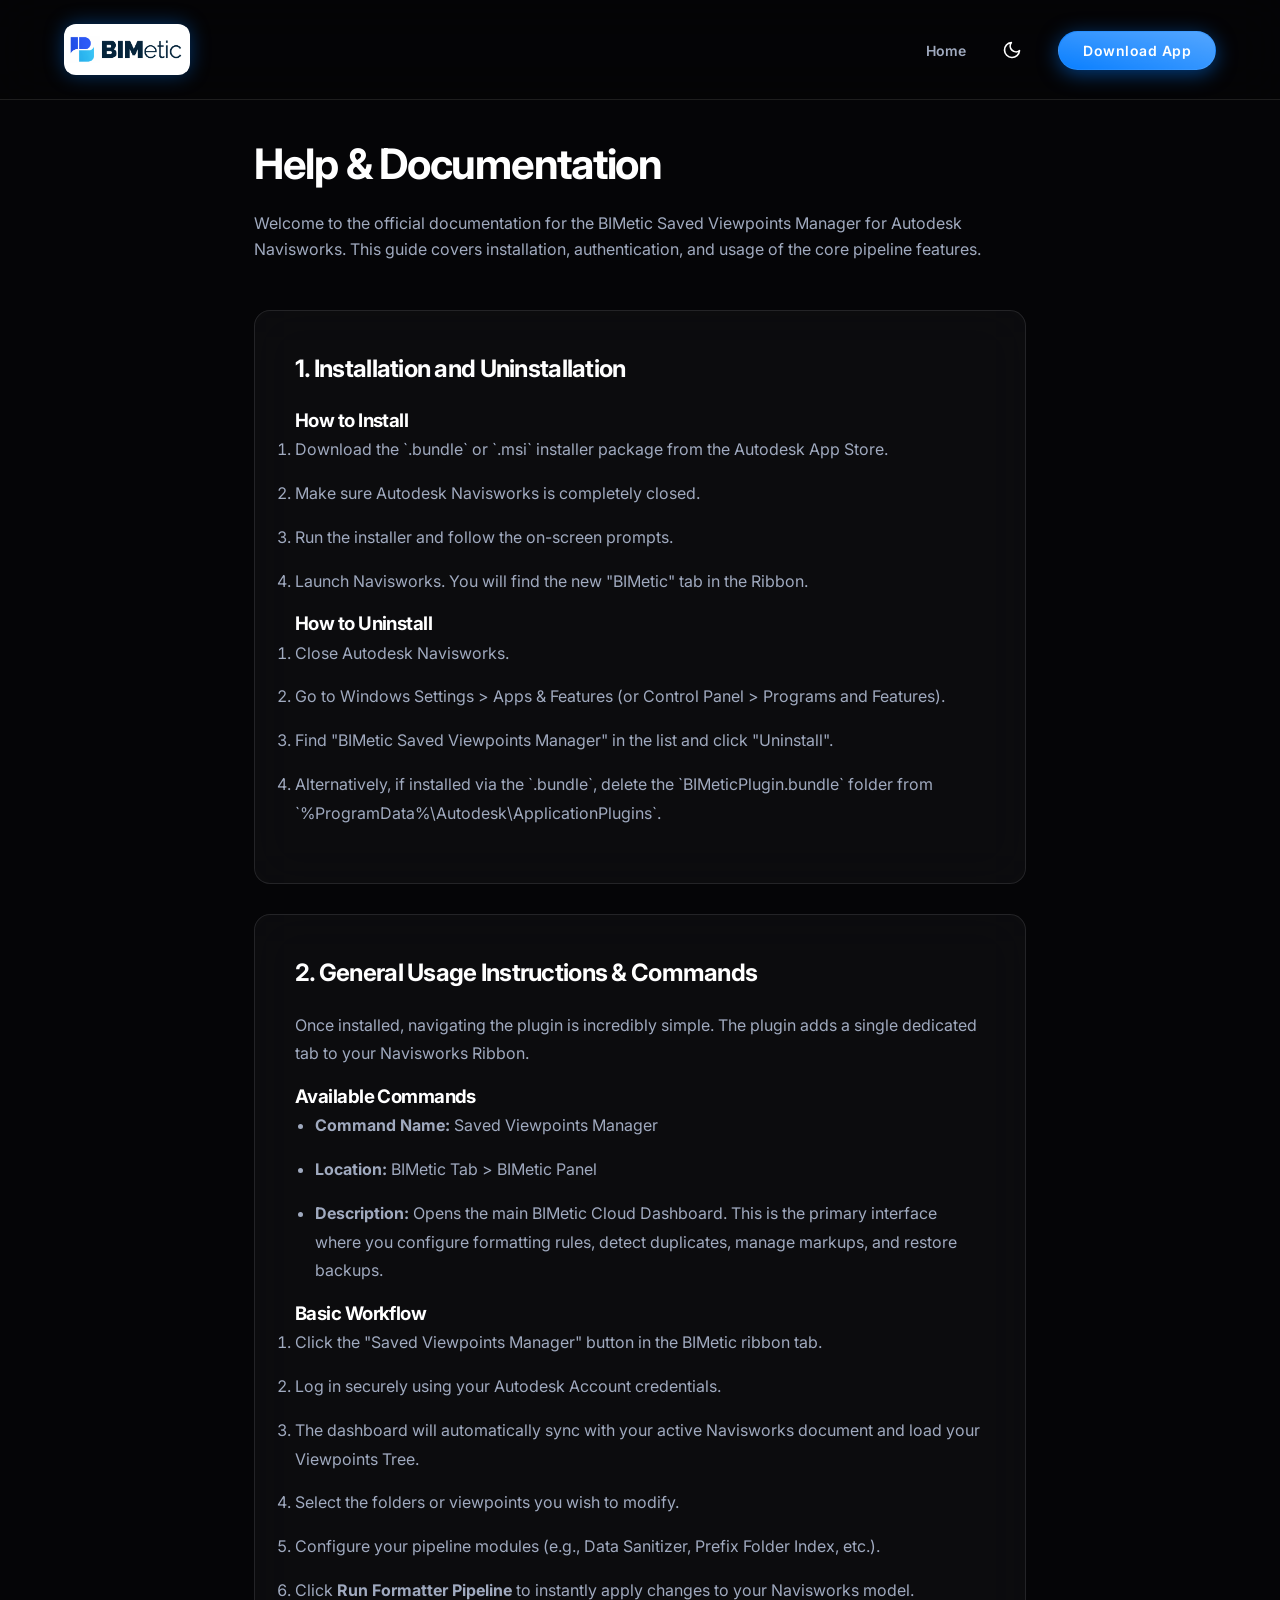
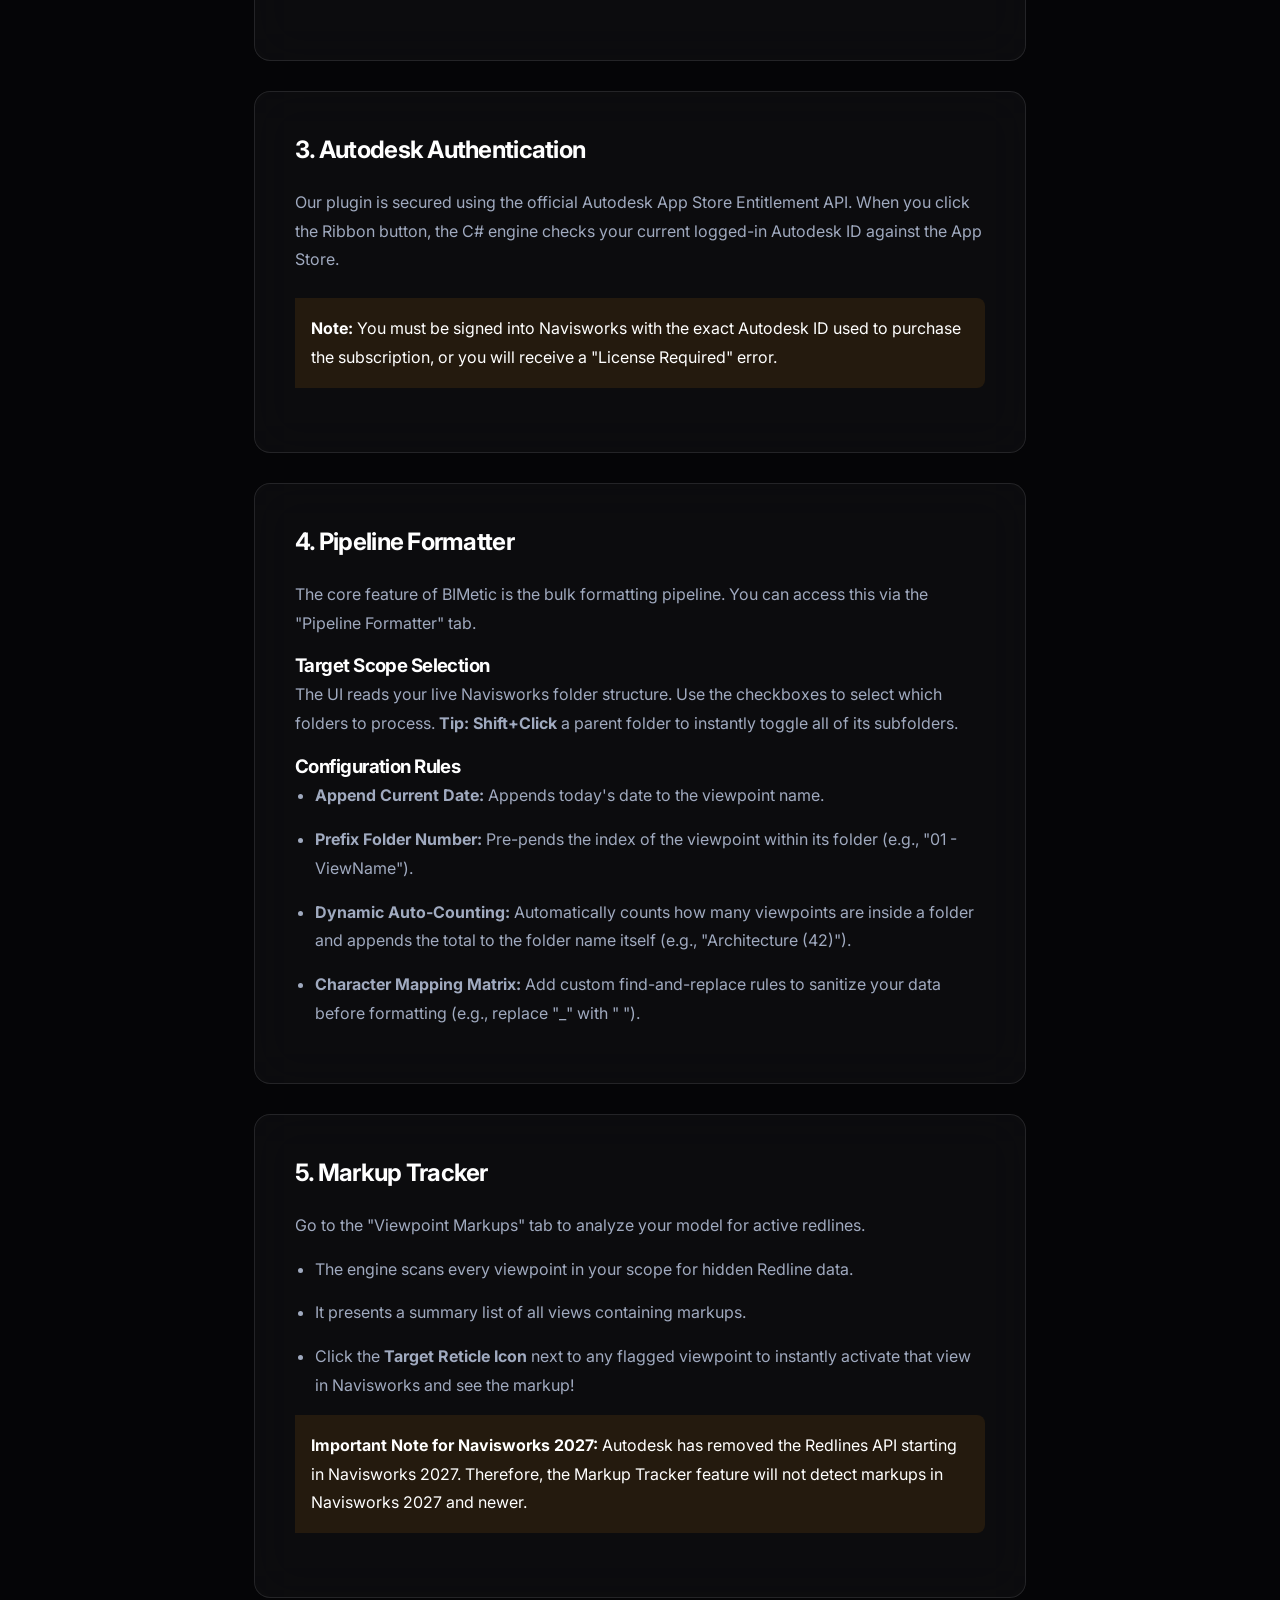
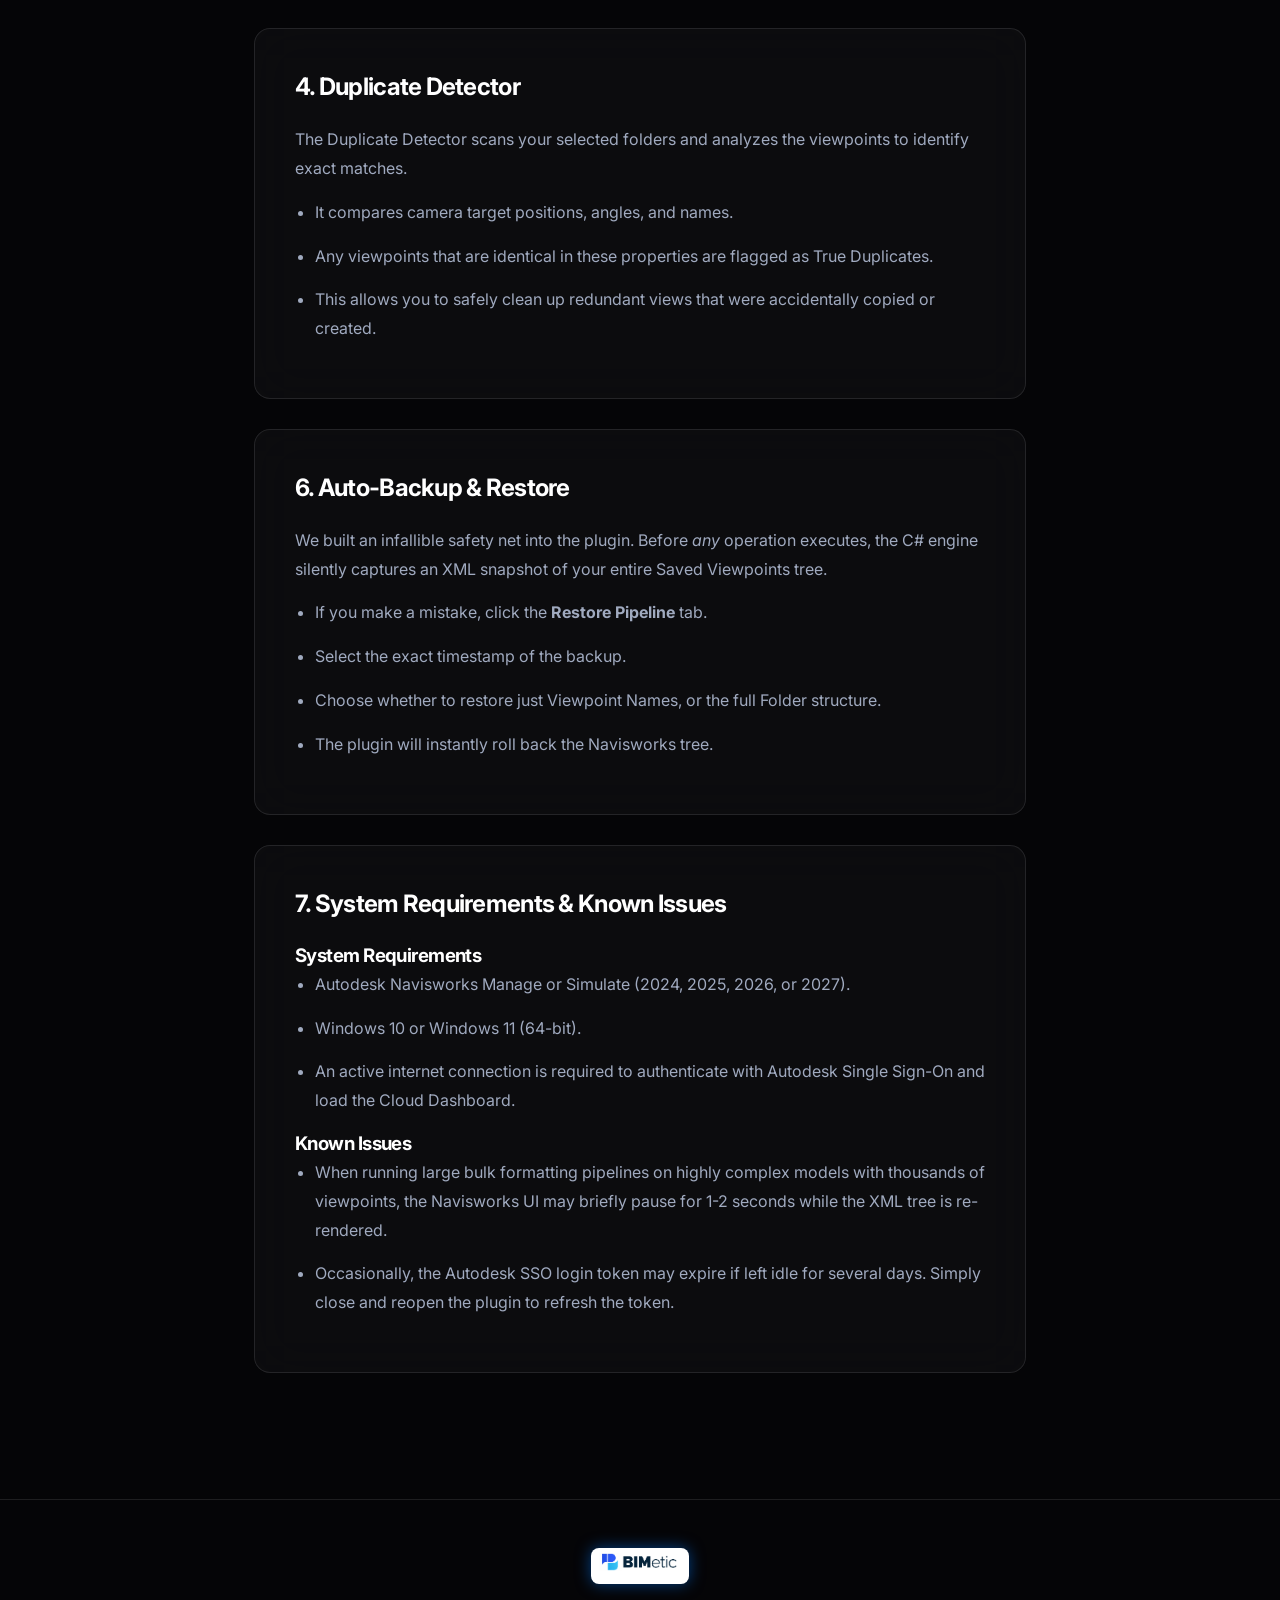
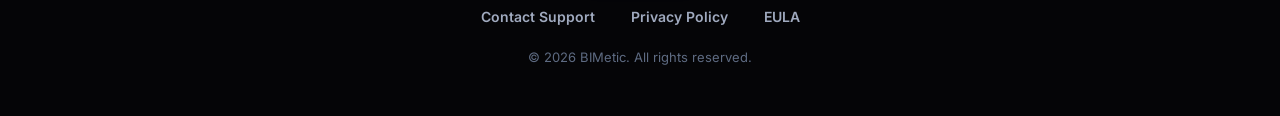
<file: help.html>
<!DOCTYPE html>
<html lang="en">
<head>
    <meta charset="UTF-8">
    <meta name="viewport" content="width=device-width, initial-scale=1.0">
    <title>BIMetic | Help & Documentation</title>
    <link rel="icon" type="image/png" href="icon.png">
    
    <!-- Open Graph / Social SEO Meta Tags -->
    <meta property="og:title" content="BIMetic | Help & Documentation">
    <meta property="og:description" content="Official documentation for installing and using the BIMetic Saved Viewpoints Manager.">
    <meta property="og:image" content="logo.png">
    <meta property="og:type" content="website">
    <meta name="twitter:card" content="summary">
    
    <!-- Privacy-Friendly Analytics (Plausible) -->
    <script defer data-domain="bimetic.com" src="https://plausible.io/js/script.js"></script>

    <link rel="stylesheet" href="styles.css">
    <style>
        .warning-box {
            background: rgba(255, 159, 10, 0.1);
            border-left: 4px solid var(--warning-color);
            padding: 1rem;
            margin: 1.5rem 0;
            border-radius: 0 8px 8px 0;
        }
        .warning-box p {
            color: var(--text-primary);
            margin-bottom: 0;
        }
    </style>
</head>
<body data-theme="dark">
    <header class="navbar">
        <div class="logo">
            <a href="index.html"><img src="logo_full.png" alt="BIMetic Logo"></a>
        </div>
        <ul class="nav-links">
            <li><a href="index.html">Home</a></li>
            <li><button id="theme-btn" style="background:transparent; border:none; color:var(--text-primary); cursor:pointer; padding: 4px; display: flex; align-items: center; justify-content: center;">
                <svg id="theme-icon" width="20" height="20" viewBox="0 0 24 24" fill="none" stroke="currentColor" stroke-width="2" stroke-linecap="round" stroke-linejoin="round">
                    <path d="M21 12.79A9 9 0 1 1 11.21 3 7 7 0 0 0 21 12.79z"></path>
                </svg>
            </button></li>
            <li><a href="https://apps.autodesk.com/" class="btn-nav" target="_blank">Download App</a></li>
        </ul>
    </header>

    <main class="docs-container">
        <h1 class="animate-on-scroll" style="font-size: 42px; margin-bottom: 1rem; color: var(--text-primary);">Help & Documentation</h1>
        <p class="animate-on-scroll" style="color: var(--text-secondary); font-size: 16px; margin-bottom: 3rem; line-height: 1.6;">Welcome to the official documentation for the BIMetic Saved Viewpoints Manager for Autodesk Navisworks. This guide covers installation, authentication, and usage of the core pipeline features.</p>
        
        <div class="docs-section animate-on-scroll">
            <h2>1. Installation and Uninstallation</h2>
            <h3>How to Install</h3>
            <ol>
                <li>Download the `.bundle` or `.msi` installer package from the Autodesk App Store.</li>
                <li>Make sure Autodesk Navisworks is completely closed.</li>
                <li>Run the installer and follow the on-screen prompts.</li>
                <li>Launch Navisworks. You will find the new "BIMetic" tab in the Ribbon.</li>
            </ol>
            
            <h3>How to Uninstall</h3>
            <ol>
                <li>Close Autodesk Navisworks.</li>
                <li>Go to Windows Settings > Apps &amp; Features (or Control Panel > Programs and Features).</li>
                <li>Find "BIMetic Saved Viewpoints Manager" in the list and click "Uninstall".</li>
                <li>Alternatively, if installed via the `.bundle`, delete the `BIMeticPlugin.bundle` folder from `%ProgramData%\Autodesk\ApplicationPlugins`.</li>
            </ol>
        </div>

        <div class="docs-section animate-on-scroll">
            <h2>2. General Usage Instructions &amp; Commands</h2>
            <p>Once installed, navigating the plugin is incredibly simple. The plugin adds a single dedicated tab to your Navisworks Ribbon.</p>
            
            <h3>Available Commands</h3>
            <ul>
                <li><strong>Command Name:</strong> Saved Viewpoints Manager</li>
                <li><strong>Location:</strong> BIMetic Tab > BIMetic Panel</li>
                <li><strong>Description:</strong> Opens the main BIMetic Cloud Dashboard. This is the primary interface where you configure formatting rules, detect duplicates, manage markups, and restore backups.</li>
            </ul>

            <h3>Basic Workflow</h3>
            <ol>
                <li>Click the "Saved Viewpoints Manager" button in the BIMetic ribbon tab.</li>
                <li>Log in securely using your Autodesk Account credentials.</li>
                <li>The dashboard will automatically sync with your active Navisworks document and load your Viewpoints Tree.</li>
                <li>Select the folders or viewpoints you wish to modify.</li>
                <li>Configure your pipeline modules (e.g., Data Sanitizer, Prefix Folder Index, etc.).</li>
                <li>Click <strong>Run Formatter Pipeline</strong> to instantly apply changes to your Navisworks model.</li>
            </ol>
        </div>

        <div class="docs-section animate-on-scroll">
            <h2>3. Autodesk Authentication</h2>
            <p>Our plugin is secured using the official Autodesk App Store Entitlement API. When you click the Ribbon button, the C# engine checks your current logged-in Autodesk ID against the App Store.</p>
            <div class="warning-box">
                <p><strong>Note:</strong> You must be signed into Navisworks with the exact Autodesk ID used to purchase the subscription, or you will receive a "License Required" error.</p>
            </div>
        </div>

        <div class="docs-section animate-on-scroll">
            <h2>4. Pipeline Formatter</h2>
            <p>The core feature of BIMetic is the bulk formatting pipeline. You can access this via the "Pipeline Formatter" tab.</p>

            <h3>Target Scope Selection</h3>
            <p>The UI reads your live Navisworks folder structure. Use the checkboxes to select which folders to process. <strong>Tip: Shift+Click</strong> a parent folder to instantly toggle all of its subfolders.</p>

            <h3>Configuration Rules</h3>
            <ul>
                <li><strong>Append Current Date:</strong> Appends today's date to the viewpoint name.</li>
                <li><strong>Prefix Folder Number:</strong> Pre-pends the index of the viewpoint within its folder (e.g., "01 - ViewName").</li>
                <li><strong>Dynamic Auto-Counting:</strong> Automatically counts how many viewpoints are inside a folder and appends the total to the folder name itself (e.g., "Architecture (42)").</li>
                <li><strong>Character Mapping Matrix:</strong> Add custom find-and-replace rules to sanitize your data before formatting (e.g., replace "_" with " ").</li>
            </ul>
        </div>

        <div class="docs-section animate-on-scroll">
            <h2>5. Markup Tracker</h2>
            <p>Go to the "Viewpoint Markups" tab to analyze your model for active redlines.</p>
            <ul>
                <li>The engine scans every viewpoint in your scope for hidden Redline data.</li>
                <li>It presents a summary list of all views containing markups.</li>
                <li>Click the <strong>Target Reticle Icon</strong> next to any flagged viewpoint to instantly activate that view in Navisworks and see the markup!</li>
            </ul>
            <div class="warning-box" style="margin-top: 15px;">
                <p><strong>Important Note for Navisworks 2027:</strong> Autodesk has removed the Redlines API starting in Navisworks 2027. Therefore, the Markup Tracker feature will not detect markups in Navisworks 2027 and newer.</p>
            </div>
        </div>

        <div class="docs-section animate-on-scroll">
            <h2>4. Duplicate Detector</h2>
            <p>The Duplicate Detector scans your selected folders and analyzes the viewpoints to identify exact matches.</p>
            <ul>
                <li>It compares camera target positions, angles, and names.</li>
                <li>Any viewpoints that are identical in these properties are flagged as True Duplicates.</li>
                <li>This allows you to safely clean up redundant views that were accidentally copied or created.</li>
            </ul>
        </div>

        <div class="docs-section animate-on-scroll">
            <h2>6. Auto-Backup & Restore</h2>
            <p>We built an infallible safety net into the plugin. Before <em>any</em> operation executes, the C# engine silently captures an XML snapshot of your entire Saved Viewpoints tree.</p>
            <ul>
                <li>If you make a mistake, click the <strong>Restore Pipeline</strong> tab.</li>
                <li>Select the exact timestamp of the backup.</li>
                <li>Choose whether to restore just Viewpoint Names, or the full Folder structure.</li>
                <li>The plugin will instantly roll back the Navisworks tree.</li>
            </ul>
        </div>

        <div class="docs-section animate-on-scroll">
            <h2>7. System Requirements &amp; Known Issues</h2>
            <h3>System Requirements</h3>
            <ul>
                <li>Autodesk Navisworks Manage or Simulate (2024, 2025, 2026, or 2027).</li>
                <li>Windows 10 or Windows 11 (64-bit).</li>
                <li>An active internet connection is required to authenticate with Autodesk Single Sign-On and load the Cloud Dashboard.</li>
            </ul>
            
            <h3>Known Issues</h3>
            <ul>
                <li>When running large bulk formatting pipelines on highly complex models with thousands of viewpoints, the Navisworks UI may briefly pause for 1-2 seconds while the XML tree is re-rendered.</li>
                <li>Occasionally, the Autodesk SSO login token may expire if left idle for several days. Simply close and reopen the plugin to refresh the token.</li>
            </ul>
        </div>

    </main>

    <footer class="footer">
        <div class="logo-preview" style="display: inline-flex; margin-bottom: 20px;">
            <img src="logo_full.png" alt="BIMetic Logo">
        </div>
        <div>
            <a href="contact.html">Contact Support</a>
            <a href="privacy.html">Privacy Policy</a>
            <a href="eula.html">EULA</a>
        </div>
        <p style="font-size: 13px; color: var(--text-muted); margin-top: 20px;">&copy; 2026 BIMetic. All rights reserved.</p>
    </footer>

    <script src="script.js"></script>
</body>
</html>
</file>
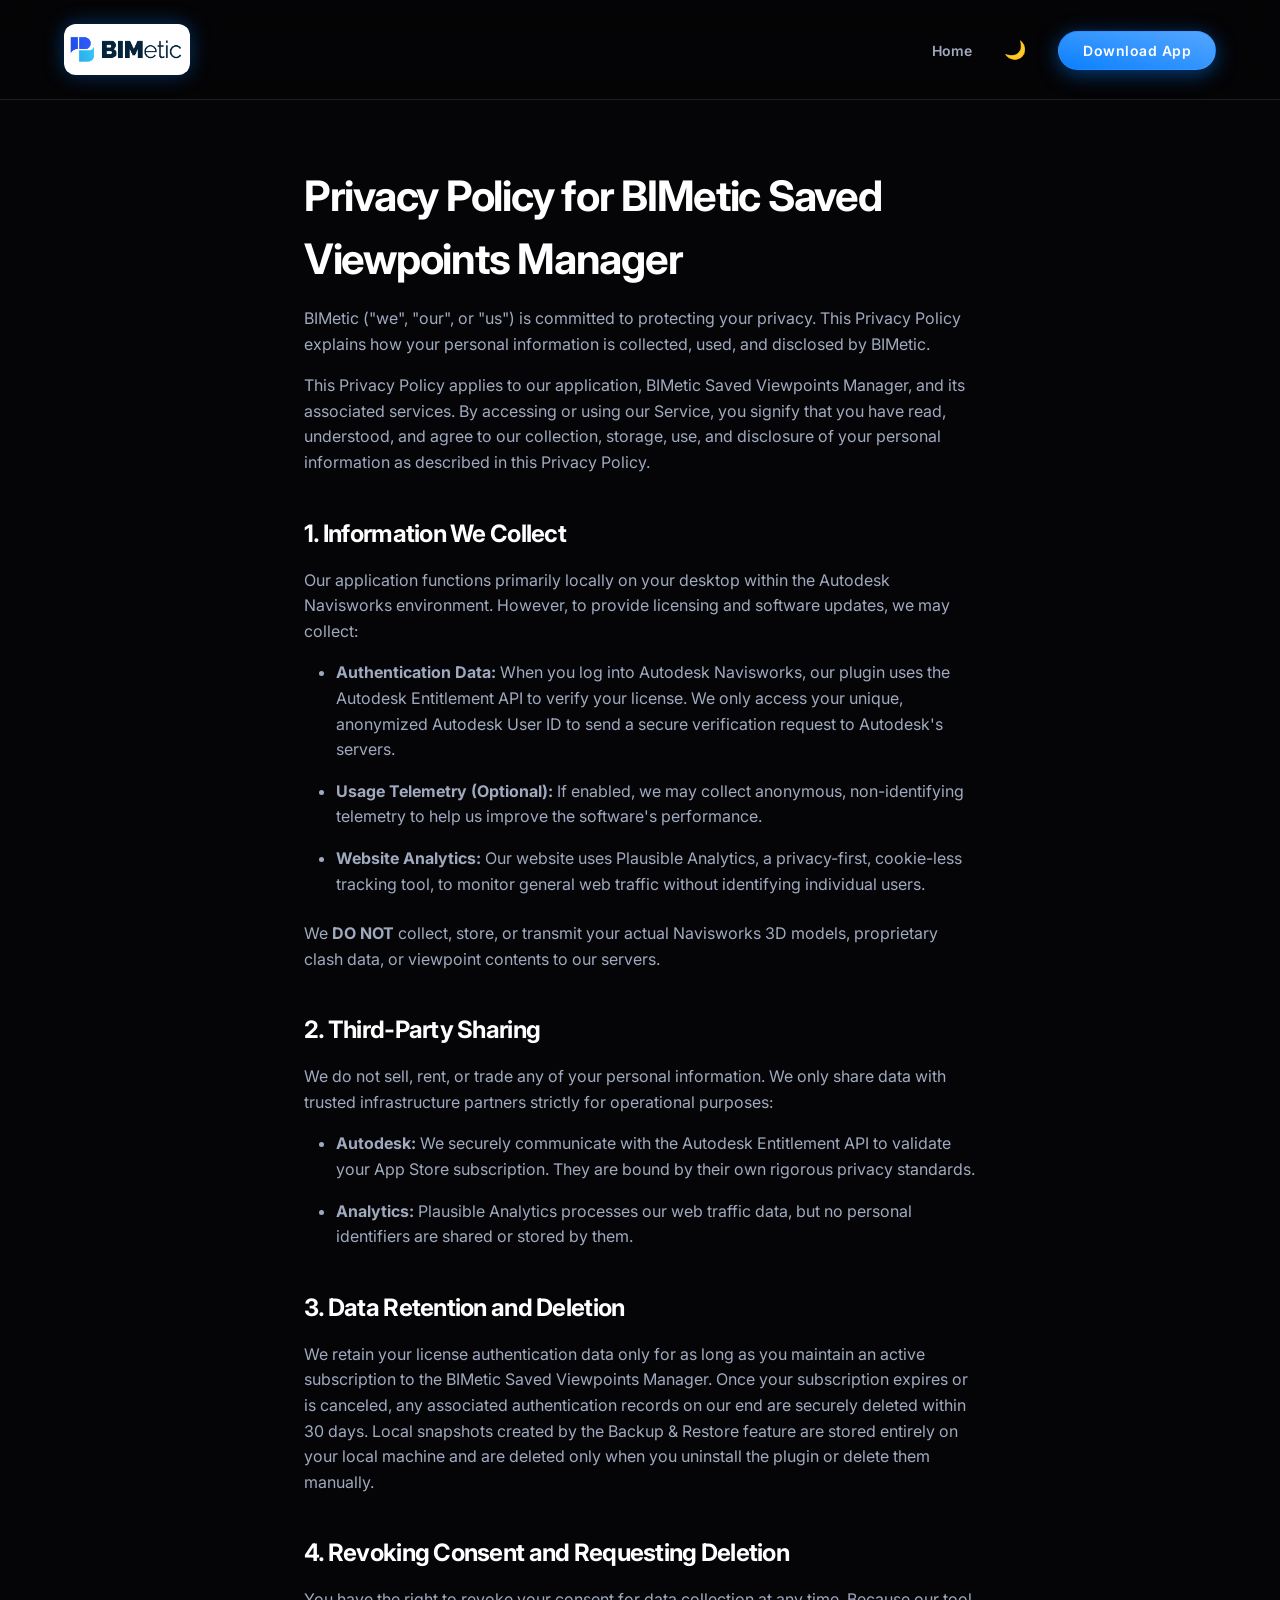
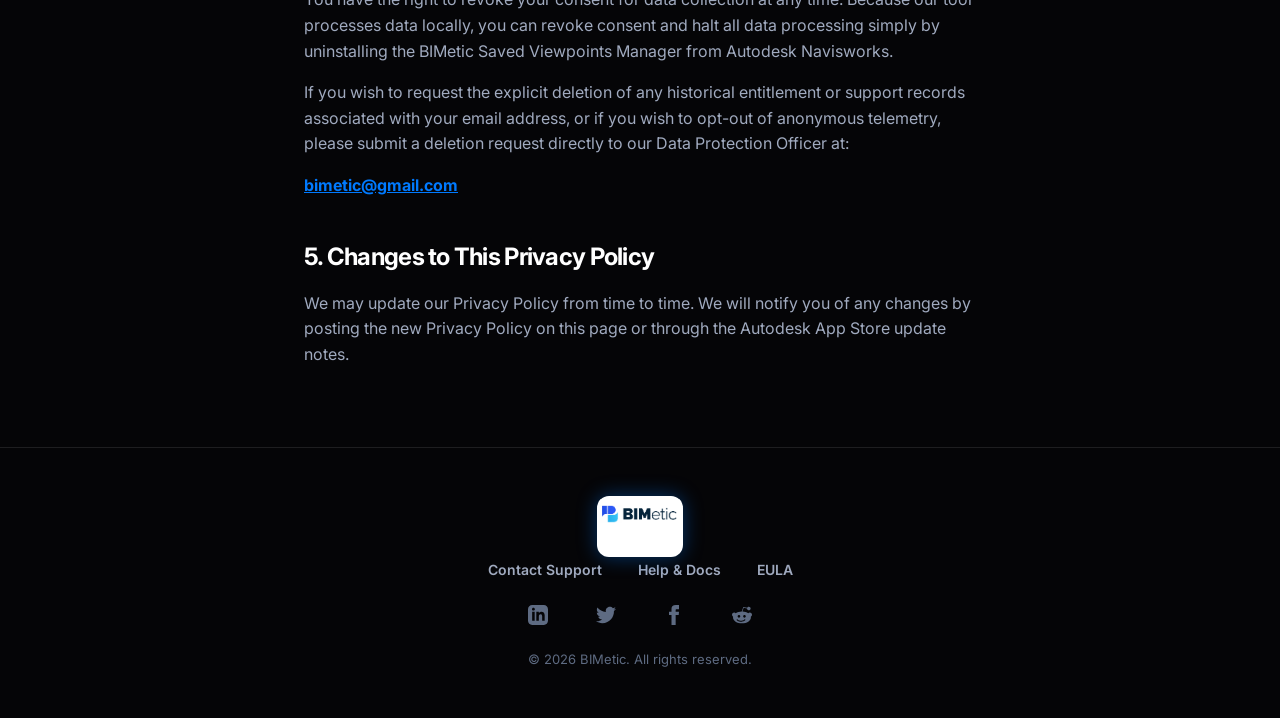
<file: privacy.html>
<!DOCTYPE html>
<html lang="en">
<head>
    <meta charset="UTF-8">
    <meta name="viewport" content="width=device-width, initial-scale=1.0">
    <title>BIMetic | Privacy Policy</title>
    <link rel="icon" type="image/png" href="icon.png">
    
    <!-- Open Graph / Social SEO Meta Tags -->
    <meta property="og:title" content="BIMetic | Privacy Policy">
    <meta property="og:description" content="Privacy Policy for the BIMetic Saved Viewpoints Manager.">
    <meta property="og:image" content="logo.png">
    <meta property="og:type" content="website">
    <meta name="twitter:card" content="summary">
    
    <!-- Privacy-Friendly Analytics (Plausible) -->
    <script defer data-domain="bimetic.com" src="https://plausible.io/js/script.js"></script>

    <link rel="stylesheet" href="styles.css">
    <style>
        .doc-container {
            max-width: 800px;
            margin: 0 auto;
            padding: 4rem 5%;
        }
        .doc-container h1 {
            font-size: 42px;
            margin-bottom: 1rem;
            color: var(--text-primary);
        }
        .doc-container h2 {
            font-size: 24px;
            margin-top: 2.5rem;
            margin-bottom: 1rem;
            color: var(--text-primary);
        }
        .doc-container p, .doc-container li {
            color: var(--text-secondary);
            font-size: 16px;
            margin-bottom: 1rem;
            line-height: 1.6;
        }
        .doc-container ul {
            margin-left: 2rem;
            margin-bottom: 1.5rem;
        }
    </style>
</head>
<body data-theme="dark">
    <header class="navbar">
        <div class="logo">
            <a href="index.html"><img src="logo_full.png" alt="BIMetic Logo"></a>
        </div>
        <ul class="nav-links">
            <li><a href="index.html">Home</a></li>
            <li><button id="theme-btn" style="background:transparent; border:none; color:var(--text-primary); cursor:pointer; font-size:18px;">🌙</button></li>
            <li><a href="https://apps.autodesk.com/" class="btn-nav" target="_blank">Download App</a></li>
        </ul>
    </header>

    <main class="doc-container">
        <h1>Privacy Policy for BIMetic Saved Viewpoints Manager</h1>
        <p>BIMetic ("we", "our", or "us") is committed to protecting your privacy. This Privacy Policy explains how your personal information is collected, used, and disclosed by BIMetic.</p>
        <p>This Privacy Policy applies to our application, BIMetic Saved Viewpoints Manager, and its associated services. By accessing or using our Service, you signify that you have read, understood, and agree to our collection, storage, use, and disclosure of your personal information as described in this Privacy Policy.</p>
        
        <h2>1. Information We Collect</h2>
        <p>Our application functions primarily locally on your desktop within the Autodesk Navisworks environment. However, to provide licensing and software updates, we may collect:</p>
        <ul>
            <li><strong>Authentication Data:</strong> When you log into Autodesk Navisworks, our plugin uses the Autodesk Entitlement API to verify your license. We only access your unique, anonymized Autodesk User ID to send a secure verification request to Autodesk's servers.</li>
            <li><strong>Usage Telemetry (Optional):</strong> If enabled, we may collect anonymous, non-identifying telemetry to help us improve the software's performance.</li>
            <li><strong>Website Analytics:</strong> Our website uses Plausible Analytics, a privacy-first, cookie-less tracking tool, to monitor general web traffic without identifying individual users.</li>
        </ul>
        <p>We <strong>DO NOT</strong> collect, store, or transmit your actual Navisworks 3D models, proprietary clash data, or viewpoint contents to our servers.</p>

        <h2>2. Third-Party Sharing</h2>
        <p>We do not sell, rent, or trade any of your personal information. We only share data with trusted infrastructure partners strictly for operational purposes:</p>
        <ul>
            <li><strong>Autodesk:</strong> We securely communicate with the Autodesk Entitlement API to validate your App Store subscription. They are bound by their own rigorous privacy standards.</li>
            <li><strong>Analytics:</strong> Plausible Analytics processes our web traffic data, but no personal identifiers are shared or stored by them.</li>
        </ul>

        <h2>3. Data Retention and Deletion</h2>
        <p>We retain your license authentication data only for as long as you maintain an active subscription to the BIMetic Saved Viewpoints Manager. Once your subscription expires or is canceled, any associated authentication records on our end are securely deleted within 30 days. Local snapshots created by the Backup & Restore feature are stored entirely on your local machine and are deleted only when you uninstall the plugin or delete them manually.</p>

        <h2>4. Revoking Consent and Requesting Deletion</h2>
        <p>You have the right to revoke your consent for data collection at any time. Because our tool processes data locally, you can revoke consent and halt all data processing simply by uninstalling the BIMetic Saved Viewpoints Manager from Autodesk Navisworks.</p>
        <p>If you wish to request the explicit deletion of any historical entitlement or support records associated with your email address, or if you wish to opt-out of anonymous telemetry, please submit a deletion request directly to our Data Protection Officer at:</p>
        <p><a href="mailto:bimetic@gmail.com" style="color: var(--primary-blue); font-weight: bold;">bimetic@gmail.com</a></p>

        <h2>5. Changes to This Privacy Policy</h2>
        <p>We may update our Privacy Policy from time to time. We will notify you of any changes by posting the new Privacy Policy on this page or through the Autodesk App Store update notes.</p>

    </main>

    <footer class="footer">
        <div class="logo">
            <img src="logo_full.png" alt="BIMetic Logo">
        </div>
        <div>
            <a href="contact.html">Contact Support</a>
            <a href="help.html">Help & Docs</a>
            <a href="eula.html">EULA</a>
        </div>
                <div class="social-links" style="margin-top: 24px; display: flex; gap: 16px; justify-content: center; align-items: center;">
            <a href="https://linkedin.com/company/bimetic" target="_blank" aria-label="LinkedIn" style="color: var(--text-muted); transition: color 0.2s;" onmouseover="this.style.color='var(--text-primary)'" onmouseout="this.style.color='var(--text-muted)'"><svg width="20" height="20" viewBox="0 0 24 24" fill="currentColor"><path d="M19 0h-14c-2.761 0-5 2.239-5 5v14c0 2.761 2.239 5 5 5h14c2.762 0 5-2.239 5-5v-14c0-2.761-2.238-5-5-5zm-11 19h-3v-11h3v11zm-1.5-12.268c-.966 0-1.75-.79-1.75-1.764s.784-1.764 1.75-1.764 1.75.79 1.75 1.764-.783 1.764-1.75 1.764zm13.5 12.268h-3v-5.604c0-3.368-4-3.113-4 0v5.604h-3v-11h3v1.765c1.396-2.586 7-2.777 7 2.476v6.759z"/></svg></a>
            <a href="https://twitter.com/bimetic" target="_blank" aria-label="Twitter" style="color: var(--text-muted); transition: color 0.2s;" onmouseover="this.style.color='var(--text-primary)'" onmouseout="this.style.color='var(--text-muted)'"><svg width="20" height="20" viewBox="0 0 24 24" fill="currentColor"><path d="M24 4.557c-.883.392-1.832.656-2.828.775 1.017-.609 1.798-1.574 2.165-2.724-.951.564-2.005.974-3.127 1.195-.897-.957-2.178-1.555-3.594-1.555-3.179 0-5.515 2.966-4.797 6.045-4.091-.205-7.719-2.165-10.148-5.144-1.29 2.213-.669 5.108 1.523 6.574-.806-.026-1.566-.247-2.229-.616-.054 2.281 1.581 4.415 3.949 4.89-.693.188-1.452.232-2.224.084.626 1.956 2.444 3.379 4.6 3.419-2.07 1.623-4.678 2.348-7.29 2.04 2.179 1.397 4.768 2.212 7.548 2.212 9.142 0 14.307-7.721 13.995-14.646.962-.695 1.797-1.562 2.457-2.549z"/></svg></a>
            <a href="https://facebook.com/bimetic" target="_blank" aria-label="Facebook" style="color: var(--text-muted); transition: color 0.2s;" onmouseover="this.style.color='var(--text-primary)'" onmouseout="this.style.color='var(--text-muted)'"><svg width="20" height="20" viewBox="0 0 24 24" fill="currentColor"><path d="M9 8h-3v4h3v12h5v-12h3.642l.358-4h-4v-1.667c0-.955.192-1.333 1.115-1.333h2.885v-5h-3.808c-3.596 0-5.192 1.583-5.192 4.615v3.385z"/></svg></a>
            <a href="https://reddit.com/r/bimetic" target="_blank" aria-label="Reddit" style="color: var(--text-muted); transition: color 0.2s;" onmouseover="this.style.color='var(--text-primary)'" onmouseout="this.style.color='var(--text-muted)'"><svg width="20" height="20" viewBox="0 0 24 24" fill="currentColor"><path d="M24 11.779c0-1.459-1.192-2.645-2.657-2.645-.715 0-1.363.286-1.84.746-1.81-1.191-4.259-1.949-6.971-2.046l1.483-4.669 4.016.941-.006.058c0 1.193.975 2.163 2.174 2.163 1.198 0 2.172-.97 2.172-2.163s-.975-2.164-2.172-2.164c-.92 0-1.704.574-2.021 1.379l-4.329-1.015c-.189-.046-.381.063-.44.249l-1.654 5.207c-2.838.034-5.409.798-7.3 2.025-.474-.438-1.103-.712-1.799-.712-1.465 0-2.656 1.187-2.656 2.646 0 .97.533 1.811 1.317 2.271-.052.282-.086.567-.086.857 0 3.911 4.808 7.093 10.719 7.093s10.72-3.182 10.72-7.093c0-.274-.029-.544-.075-.81.832-.447 1.405-1.312 1.405-2.318zm-17.224 1.816c0-.868.71-1.575 1.582-1.575.872 0 1.581.707 1.581 1.575s-.709 1.574-1.581 1.574-1.582-.706-1.582-1.574zm9.061 4.669c-1.797 1.797-5.008 1.831-5.042 1.831-.033 0-3.243-.034-5.04-1.831-.245-.245-.245-.643 0-.888.245-.245.643-.245.888 0 1.258 1.257 3.398 1.464 4.152 1.464.755 0 2.894-.207 4.152-1.464.245-.245.643-.245.888 0 .245.245.245.643 0 .888zm-.875-3.095c-.872 0-1.581-.706-1.581-1.574 0-.868.709-1.575 1.581-1.575s1.581.707 1.581 1.575c0 .868-.709 1.574-1.581 1.574z"/></svg></a>
        </div>
        <p style="font-size: 13px; color: var(--text-muted); margin-top: 20px;">&copy; 2026 BIMetic. All rights reserved.</p>
    </footer>
    </footer>

    <script src="script.js"></script>
</body>
</html>
</file>
<file: styles.css>
/* 
  BIMetic Ultra-Premium Web Theme 
  Aesthetic: Deep Dark Mode, Vibrant Accents, High-End SaaS 
*/

@import url('https://fonts.googleapis.com/css2?family=Inter:wght@400;500;600;700&family=Roboto:wght@400;500;700&display=swap');

:root {
    /* Premium "Expensive Black" Dark Mode Defaults */
    --bg-main: #050507; /* Super deep dark instead of flat black */
    --text-primary: #FFFFFF;
    --text-secondary: #A0AABF;
    --text-muted: #5e6b82;
    --bg-card: rgba(18, 18, 20, 0.6);
    --border-color: rgba(255, 255, 255, 0.1);
    --border-highlight: rgba(0, 122, 255, 0.6);
    
    --primary-blue: #007AFF;
    --primary-blue-hover: #3395FF;
    --primary-glow: rgba(0, 122, 255, 0.4); /* Stronger glow in dark mode */
    --button-shadow: 0 4px 20px rgba(0, 122, 255, 0.5);
    
    --nav-bg: rgba(5, 5, 7, 0.85);
    --footer-bg: #050507;
    --title-gradient: linear-gradient(135deg, #FFFFFF 40%, #A0AABF 100%);
    
    --transition-smooth: all 0.3s cubic-bezier(0.175, 0.885, 0.32, 1.275);
}

[data-theme="light"] {
    /* Premium Apple Light Mode */
    --bg-main: #F4F6F9;
    --text-primary: #111827;
    --text-secondary: #4B5563;
    --text-muted: #9CA3AF;
    --bg-card: rgba(255, 255, 255, 0.85);
    --border-color: rgba(0, 0, 0, 0.08);
    --border-highlight: rgba(0, 122, 255, 0.4);
    
    --primary-blue: #007AFF;
    --primary-blue-hover: #0056b3;
    --primary-glow: rgba(0, 122, 255, 0.2);
    --button-shadow: 0 4px 15px rgba(0, 122, 255, 0.3);
    
    --nav-bg: rgba(244, 246, 249, 0.85);
    --footer-bg: #F4F6F9;
    --title-gradient: linear-gradient(135deg, #111827 30%, #4B5563 100%);
}

* {
    margin: 0;
    padding: 0;
    box-sizing: border-box;
}

body {
    font-family: 'Inter', -apple-system, BlinkMacSystemFont, "Segoe UI", Roboto, Helvetica, Arial, sans-serif;
    -webkit-font-smoothing: antialiased;
    -moz-osx-font-smoothing: grayscale;
    background-color: var(--bg-main);
    color: var(--text-primary);
    line-height: 1.5;
    overflow-x: hidden;
    transition: background-color 0.2s ease, color 0.2s ease;
}

h1, h2, h3 {
    letter-spacing: -0.03em;
}

/* Navbar */
.navbar {
    display: flex;
    justify-content: space-between;
    align-items: center;
    padding: 1.5rem 5%;
    position: sticky;
    top: 0;
    z-index: 1000;
    background: var(--nav-bg);
    backdrop-filter: blur(24px);
    -webkit-backdrop-filter: blur(24px);
    border-bottom: 1px solid var(--border-color);
}

.logo {
    position: relative;
    z-index: 1;
    border-radius: 12px;
    display: inline-flex;
    align-items: center;
    justify-content: center;
    background-color: #ffffff;
    box-shadow: 0 0 20px rgba(0, 122, 255, 0.4);
    transition: transform 0.4s cubic-bezier(0.175, 0.885, 0.32, 1.275), box-shadow 0.4s ease;
    overflow: hidden;
    padding: 8px 12px;
}

.logo:hover {
    transform: translateY(-4px) scale(1.05);
    box-shadow: 0 10px 30px rgba(0, 122, 255, 0.6);
}

.logo img {
    height: 45px;
    margin: -5px -10px; /* Crops out the internal white space of the image */
    object-fit: contain;
    display: block;
}

/* Specific styling for the Live Preview Logo */
.logo-preview {
    background: #ffffff;
    border-radius: 8px;
    padding: 4px 12px;
    box-shadow: 0 0 15px rgba(0, 122, 255, 0.5);
    display: flex;
    align-items: flex-start; /* Align to top to force bottom cropping */
    justify-content: center;
    overflow: hidden;
    width: fit-content;
    height: 36px; /* Strict height to chop off the bottom */
}

.logo-preview img {
    height: 46px; /* Larger than container to push white space out */
    margin-top: -5px; /* Slight top crop */
    margin-left: -4px;
    margin-right: -4px;
    object-fit: cover;
    object-position: top;
}

.nav-links {
    display: flex;
    gap: 2rem;
    list-style: none;
    align-items: center;
}

.nav-links a {
    color: var(--text-secondary);
    text-decoration: none;
    font-weight: 600;
    font-size: 14px;
    transition: var(--transition-smooth);
}

.nav-links a:hover {
    color: var(--text-primary);
}

.btn-nav, .btn-hero, .btn-price-primary {
    background: linear-gradient(135deg, var(--primary-blue) 0%, var(--primary-blue-hover) 100%);
    color: #FFFFFF !important;
    text-decoration: none;
    border-radius: 50px; /* High-end rounded pill shape */
    box-shadow: var(--button-shadow);
    font-weight: 600;
    transition: var(--transition-smooth);
    border: 1px solid rgba(255,255,255,0.1);
    position: relative;
    overflow: hidden;
}

.btn-nav::after, .btn-hero::after, .btn-price-primary::after {
    content: '';
    position: absolute;
    top: 0; left: 0; right: 0; bottom: 0;
    background: linear-gradient(180deg, rgba(255,255,255,0.2) 0%, rgba(255,255,255,0) 100%);
    border-radius: 50px;
    pointer-events: none;
}

.btn-nav:hover, .btn-hero:hover, .btn-price-primary:hover {
    transform: translateY(-2px) scale(1.02);
    box-shadow: 0 8px 25px var(--primary-glow);
    filter: brightness(1.1);
}

.btn-nav {
    padding: 10px 24px;
    font-size: 14px;
    letter-spacing: 0.5px;
}

.btn-hero {
    display: inline-flex;
    align-items: center;
    padding: 12px 28px;
    margin-top: 24px;
    animation: smoothSlideUp 0.8s ease-out 0.5s both;
}

/* Hamburger Menu CSS */
.hamburger {
    display: none;
    flex-direction: column;
    cursor: pointer;
    gap: 5px;
    background: none;
    border: none;
    padding: 10px;
}

.hamburger span {
    width: 25px;
    height: 3px;
    background-color: var(--text-primary);
    border-radius: 3px;
    transition: var(--transition-smooth);
}

@media (max-width: 768px) {
    .hamburger { display: flex; }
    .nav-links {
        display: none;
        flex-direction: column;
        width: 100%;
        position: absolute;
        top: 70px;
        left: 0;
        background: var(--nav-bg);
        backdrop-filter: blur(24px);
        -webkit-backdrop-filter: blur(24px);
        padding: 20px 0;
        border-bottom: 1px solid var(--border-color);
        box-shadow: 0 10px 20px rgba(0,0,0,0.1);
        z-index: 999;
    }
    .nav-links.active { display: flex; }
}

/* Header Section */
.hero {
    display: flex;
    flex-direction: column;
    align-items: center;
    text-align: center;
    padding: 6rem 5% 4rem;
    min-height: 60vh;
}

.badge {
    display: inline-flex;
    align-items: center;
    background: rgba(0, 122, 255, 0.1);
    border: 1px solid rgba(0, 122, 255, 0.2);
    border-radius: 100px;
    padding: 6px 16px;
    margin-bottom: 24px;
    font-size: 12px;
    font-weight: 700;
    letter-spacing: 1px;
    color: var(--primary-blue);
    animation: fadeInDown 0.8s ease-out;
}

.hero h1 {
    font-size: clamp(40px, 5vw, 64px);
    font-weight: 800;
    margin-bottom: 24px;
    color: var(--text-primary);
    letter-spacing: -1px;
    line-height: 1.1;
    animation: smoothSlideUp 0.8s ease-out 0.2s both;
}

.highlight {
    background: var(--title-gradient);
    -webkit-background-clip: text;
    -webkit-text-fill-color: transparent;
}

.subtitle {
    font-size: 20px;
    color: var(--text-secondary);
    max-width: 600px;
    margin: 0 auto 40px;
    animation: smoothSlideUp 0.8s ease-out 0.4s both;
}

/* Demo Section */
.demo-container {
    padding: 0 5% 6rem;
    display: flex;
    justify-content: center;
    perspective: 1000px;
    animation: smoothSlideUp 1s ease-out 0.6s both;
}

.demo-card {
    background: var(--bg-card);
    backdrop-filter: blur(24px);
    -webkit-backdrop-filter: blur(24px);
    border-radius: 20px;
    padding: 4px;
    width: 100%;
    max-width: 800px;
    border: 1px solid var(--border-color);
    box-shadow: 0 20px 50px rgba(0,0,0,0.5);
    transition: var(--transition-smooth);
    position: relative;
    overflow: hidden;
}

.demo-card::before {
    content: '';
    position: absolute;
    top: -50%; left: -50%;
    width: 200%; height: 200%;
    background: conic-gradient(transparent, var(--primary-blue), transparent 30%);
    animation: rotate 4s linear infinite;
    z-index: -1;
    opacity: 0.3;
}

@keyframes rotate {
    100% { transform: rotate(360deg); }
}

.demo-inner {
    background: var(--bg-main);
    border-radius: 16px;
    padding: 30px;
    height: 100%;
}

.demo-header {
    display: flex;
    justify-content: space-between;
    align-items: center;
    margin-bottom: 24px;
    border-bottom: 1px solid var(--border-color);
    padding-bottom: 16px;
}

.demo-title {
    font-size: 14px;
    font-weight: 700;
    color: var(--text-secondary);
    letter-spacing: 2px;
}

.demo-controls span {
    display: inline-block;
    width: 12px; height: 12px;
    border-radius: 50%;
    margin-left: 6px;
}
.demo-controls span:nth-child(1) { background: #ff453a; }
.demo-controls span:nth-child(2) { background: #ffd60a; }
.demo-controls span:nth-child(3) { background: #30d158; }

.demo-animation {
    font-family: 'Inter', sans-serif;
    font-size: 14px;
    color: var(--text-secondary);
}

.demo-live-preview {
    display: flex;
    flex-direction: column;
    gap: 12px;
}

.demo-viewpoint-item {
    display: flex;
    align-items: center;
    justify-content: space-between;
    padding: 12px 16px;
    background: rgba(255,255,255,0.05);
    border: 1px solid var(--border-color);
    border-radius: 8px;
    transition: all 0.4s cubic-bezier(0.175, 0.885, 0.32, 1.275);
}

.demo-viewpoint-item:hover {
    transform: translateX(5px);
    background: rgba(0, 122, 255, 0.05);
    border-color: var(--primary-blue);
}

.demo-old {
    color: var(--text-secondary);
    transition: opacity 0.3s ease;
}

.demo-arrow {
    width: 10%;
    text-align: center;
    color: var(--primary-blue);
    font-weight: bold;
    animation: fadeIn 0.4s ease-out;
}

.demo-new {
    width: 50%;
    color: var(--text-primary);
    font-weight: 600;
}

.demo-badge {
    background: rgba(255, 159, 10, 0.2);
    color: var(--warning-color, #FF9F0A);
    padding: 2px 8px;
    border-radius: 4px;
    font-size: 11px;
    font-weight: bold;
    margin-left: 8px;
    vertical-align: middle;
}

/* Custom Checkbox Toggle for Live Preview */
.config-toggle {
    display: flex;
    align-items: center;
    gap: 8px;
    font-size: 13px;
    color: var(--text-primary);
    cursor: pointer;
}

.config-toggle input {
    display: none;
}

.toggle-track {
    width: 32px;
    height: 18px;
    background: var(--primary-blue);
    border-radius: 20px;
    position: relative;
    box-shadow: 0 0 8px rgba(0, 122, 255, 0.4);
}

.toggle-track::after {
    content: '';
    position: absolute;
    top: 2px;
    right: 2px;
    width: 14px;
    height: 14px;
    background: #fff;
    border-radius: 50%;
}

/* Features Section */
.features-section {
    padding: 2rem 5% 6rem;
    max-width: 1000px;
    margin: 0 auto;
}

.section-title {
    text-align: center;
    font-size: 32px;
    margin-bottom: 3rem;
    font-weight: 600;
    color: var(--text-primary);
}

.features-grid {
    display: grid;
    grid-template-columns: repeat(auto-fit, minmax(280px, 1fr));
    gap: 24px;
}

.feature-card {
    background: var(--bg-card);
    border: 1px solid var(--border-color);
    border-radius: 16px;
    padding: 28px;
    backdrop-filter: blur(24px);
    -webkit-backdrop-filter: blur(24px);
    box-shadow: 0 4px 15px rgba(0,0,0,0.05);
    transition: transform 0.2s ease, box-shadow 0.2s ease, border-color 0.2s ease;
}

.feature-card:hover {
    border-color: var(--primary-blue);
    box-shadow: 0 8px 25px rgba(0, 122, 255, 0.15);
    transform: translateY(-4px);
}

.feature-icon {
    font-size: 28px;
    margin-bottom: 16px;
    background: rgba(0, 122, 255, 0.1);
    width: 50px;
    height: 50px;
    display: flex;
    align-items: center;
    justify-content: center;
    border-radius: 50%;
    color: var(--primary-blue);
}

.feature-card h3 {
    font-size: 18px;
    font-weight: 600;
    margin-bottom: 10px;
}

.feature-card p {
    font-size: 14px;
    color: var(--text-secondary);
    line-height: 1.6;
}

/* ROI Calculator */
.roi-section {
    padding: 2rem 5% 4rem;
    max-width: 900px;
    margin: 0 auto;
}

.roi-container {
    background: var(--bg-card);
    border: 1px solid var(--border-color);
    border-radius: 16px;
    padding: 40px;
    display: grid;
    grid-template-columns: 1fr 1fr;
    gap: 40px;
    backdrop-filter: blur(24px);
    -webkit-backdrop-filter: blur(24px);
    box-shadow: 0 4px 15px rgba(0,0,0,0.05);
}

.roi-sliders {
    display: flex;
    flex-direction: column;
    justify-content: center;
    gap: 30px;
}

.slider-group label {
    display: flex;
    justify-content: space-between;
    font-size: 16px;
    color: var(--text-secondary);
    margin-bottom: 12px;
}

.highlight-text {
    color: var(--primary-blue);
    font-weight: bold;
}

input[type=range] {
    -webkit-appearance: none;
    width: 100%;
    background: transparent;
}

input[type=range]::-webkit-slider-thumb {
    -webkit-appearance: none;
    height: 24px;
    width: 24px;
    border-radius: 50%;
    background: var(--primary-blue);
    cursor: pointer;
    margin-top: -10px;
    box-shadow: 0 0 10px rgba(0, 122, 255, 0.5);
}

input[type=range]::-webkit-slider-runnable-track {
    width: 100%;
    height: 6px;
    cursor: pointer;
    background: var(--border-color);
    border-radius: 3px;
}

.roi-results {
    background: rgba(0, 122, 255, 0.05);
    border-radius: 16px;
    padding: 30px;
    display: flex;
    flex-direction: column;
    justify-content: center;
    align-items: center;
    border: 1px solid rgba(0, 122, 255, 0.2);
    text-align: center;
}

.roi-stat { margin-bottom: 24px; }
.roi-stat:last-child { margin-bottom: 0; }

.roi-stat h4 {
    color: var(--text-secondary);
    font-size: 14px;
    text-transform: uppercase;
    letter-spacing: 1px;
    margin-bottom: 8px;
}

.roi-number {
    font-size: 48px;
    font-weight: 800;
    color: var(--text-primary);
}

.roi-disclaimer {
    font-size: 12px;
    color: var(--text-secondary);
    margin-top: 8px;
    opacity: 0.7;
}

/* Pricing Section */
.pricing-section {
    padding: 2rem 5% 8rem;
    max-width: 1200px;
    margin: 0 auto;
}

.pricing-toggle {
    display: flex;
    justify-content: center;
    margin-bottom: 40px;
}

.toggle-bg {
    background: var(--bg-card);
    padding: 4px;
    border-radius: 30px;
    display: inline-flex;
    border: 1px solid var(--border-color);
}

.toggle-btn {
    padding: 8px 24px;
    border-radius: 20px;
    border: none;
    background: transparent;
    color: var(--text-secondary);
    font-weight: 600;
    cursor: pointer;
    transition: var(--transition-smooth);
}

.toggle-btn.active {
    background: var(--primary-blue);
    color: white;
}

.pricing-grid {
    display: grid;
    grid-template-columns: repeat(3, 1fr);
    gap: 30px;
}

.pricing-card {
    background: var(--bg-card);
    border: 1px solid var(--border-color);
    border-radius: 20px;
    padding: 40px;
    display: flex;
    flex-direction: column;
    transition: transform 0.1s ease-out, box-shadow 0.3s ease-out, border-color 0.3s ease-out;
    position: relative;
    z-index: 1;
    backdrop-filter: blur(24px);
    -webkit-backdrop-filter: blur(24px);
}

.pricing-card:hover {
    border-color: var(--border-highlight);
    box-shadow: 0 15px 30px rgba(0,0,0,0.4);
}

.pricing-card.popular {
    border-color: var(--primary-blue);
    position: relative;
    transform: scale(1.05);
    box-shadow: 0 20px 40px rgba(0, 122, 255, 0.15);
}

.popular-badge {
    position: absolute;
    top: -12px;
    left: 50%;
    transform: translateX(-50%);
    background: var(--primary-blue);
    color: white;
    padding: 4px 16px;
    border-radius: 20px;
    font-size: 12px;
    font-weight: 700;
    letter-spacing: 1px;
}

.pricing-tier {
    font-size: 18px;
    font-weight: 700;
    margin-bottom: 16px;
}

.pricing-price {
    font-size: 48px;
    font-weight: 800;
    margin-bottom: 8px;
}

.pricing-price span {
    font-size: 16px;
    color: var(--text-secondary);
    font-weight: 400;
}

.pricing-desc {
    color: var(--text-secondary);
    font-size: 14px;
    margin-bottom: 32px;
    min-height: 42px;
}

.pricing-features {
    list-style: none;
    margin-bottom: 40px;
    flex: 1;
}

.pricing-features li {
    margin-bottom: 16px;
    display: flex;
    align-items: center;
    font-size: 15px;
}

.pricing-features li::before {
    content: '✓';
    color: var(--primary-blue);
    font-weight: bold;
    margin-right: 12px;
}

.btn-price {
    width: 100%;
    padding: 14px 0;
    border-radius: 50px; /* Make consistent with other buttons */
    font-weight: 700;
    font-size: 16px;
    cursor: pointer;
    transition: var(--transition-smooth);
    border: none;
    text-align: center;
    text-decoration: none;
}

.btn-price-outline {
    background: transparent;
    border: 1px solid var(--border-color);
    color: var(--text-primary);
}

.btn-price-outline:hover {
    background: rgba(255,255,255,0.05);
    border-color: var(--text-secondary);
}

/* Footer */
.footer {
    padding: 3rem 5%;
    text-align: center;
    border-top: 1px solid var(--border-color);
    background: var(--footer-bg);
}

.footer img {
    height: 30px;
    margin-bottom: 20px;
}

.footer a {
    color: var(--text-secondary);
    text-decoration: none;
    font-size: 14px;
    margin: 0 16px;
    font-weight: 600;
    transition: color 0.2s;
}

.footer a:hover {
    color: var(--primary-blue);
}

/* Animations */
@keyframes smoothSlideUp {
    from { opacity: 0; transform: translateY(40px); }
    to { opacity: 1; transform: translateY(0); }
}

@keyframes fadeInDown {
    from { opacity: 0; transform: translateY(-30px); }
    to { opacity: 1; transform: translateY(0); }
}

@keyframes fadeIn {
    from { opacity: 0; }
    to { opacity: 1; }
}

@keyframes slideInRight {
    from { opacity: 0; transform: translateX(30px); }
    to { opacity: 1; transform: translateX(0); }
}

.pulse-anim {
    animation: pulseGlow 2s infinite;
}

@keyframes pulseGlow {
    0% { box-shadow: 0 0 0 0 rgba(0, 122, 255, 0.7); }
    70% { box-shadow: 0 0 0 10px rgba(0, 122, 255, 0); }
    100% { box-shadow: 0 0 0 0 rgba(0, 122, 255, 0); }
}

.animate-on-scroll { opacity: 0; }
.animate-on-scroll.visible {
    animation: smoothSlideUp 0.8s cubic-bezier(0.175, 0.885, 0.32, 1.275) forwards;
}

/* Docs / Help Page */
.docs-container {
    padding: 2rem 5% 6rem;
    max-width: 900px;
    margin: 0 auto;
}

.docs-section {
    background: var(--bg-card);
    border: 1px solid var(--border-color);
    border-radius: 16px;
    padding: 40px;
    margin-bottom: 30px;
    backdrop-filter: blur(24px);
    -webkit-backdrop-filter: blur(24px);
}

.docs-section h2 {
    color: var(--text-primary);
    margin-bottom: 20px;
    font-size: 24px;
}

.docs-section p, .docs-section li {
    color: var(--text-secondary);
    line-height: 1.8;
    margin-bottom: 15px;
}

.docs-section ul {
    margin-left: 20px;
}

/* Mobile Responsiveness */
@media (max-width: 768px) {
    /* Navbar & Hamburger */
    .hamburger {
        display: flex;
        cursor: pointer;
        z-index: 1000;
    }
    .nav-links {
        display: none;
        position: absolute;
        top: 70px;
        left: 0;
        right: 0;
        background: var(--nav-bg);
        flex-direction: column;
        padding: 20px;
        box-shadow: 0 10px 20px rgba(0,0,0,0.1);
        text-align: center;
        border-bottom: 1px solid var(--border-color);
        backdrop-filter: blur(24px);
        -webkit-backdrop-filter: blur(24px);
    }
    .nav-links.active {
        display: flex;
    }
    
    /* Hero Section */
    .hero {
        padding: 6rem 5% 4rem;
    }
    .hero-title {
        font-size: 38px;
    }
    .hero-subtitle {
        font-size: 16px;
    }
    
    /* Live Preview Dashboard */
    .demo-header {
        flex-direction: column;
        align-items: flex-start;
        gap: 16px;
    }
    .demo-header button {
        width: 100%;
        margin-top: 10px !important;
    }
    .config-toggle {
        width: 100%;
    }
    .demo-new {
        font-size: 12px;
    }
    .demo-old {
        font-size: 12px;
    }
    
    /* Pricing */
    .pricing-toggle {
        flex-direction: column;
        align-items: center;
    }
    .pricing-card {
        margin-bottom: 24px;
    }
    
    /* ROI */
    .roi-container {
        flex-direction: column;
    }
    .roi-sliders {
        border-right: none;
        border-bottom: 1px solid var(--border-color);
        padding-right: 0;
        padding-bottom: 30px;
        margin-bottom: 30px;
    }
    
    /* Footer */
    .footer div {
        display: flex;
        flex-direction: column;
        gap: 16px;
    }
    .footer a {
        margin: 0;
    }
}

/* Contact Form Styles */
.contact-form {
    background: var(--bg-card);
    border: 1px solid var(--border-color);
    border-radius: 16px;
    padding: 40px;
    backdrop-filter: blur(24px);
    -webkit-backdrop-filter: blur(24px);
    text-align: left;
    box-shadow: 0 10px 30px rgba(0,0,0,0.05);
}

.form-group {
    margin-bottom: 24px;
}

.form-group label {
    display: block;
    margin-bottom: 8px;
    color: var(--text-primary);
    font-weight: 600;
    font-size: 14px;
}

.form-control {
    width: 100%;
    padding: 14px 16px;
    background: rgba(0,0,0,0.03);
    border: 1px solid var(--border-color);
    border-radius: 8px;
    color: var(--text-primary);
    font-family: inherit;
    font-size: 15px;
    transition: var(--transition-smooth);
}

[data-theme="dark"] .form-control {
    background: rgba(255,255,255,0.05);
}

.form-control:focus {
    outline: none;
    border-color: var(--primary-blue);
    box-shadow: 0 0 0 3px rgba(0, 122, 255, 0.2);
}

textarea.form-control {
    min-height: 120px;
    resize: vertical;
}
</file>
